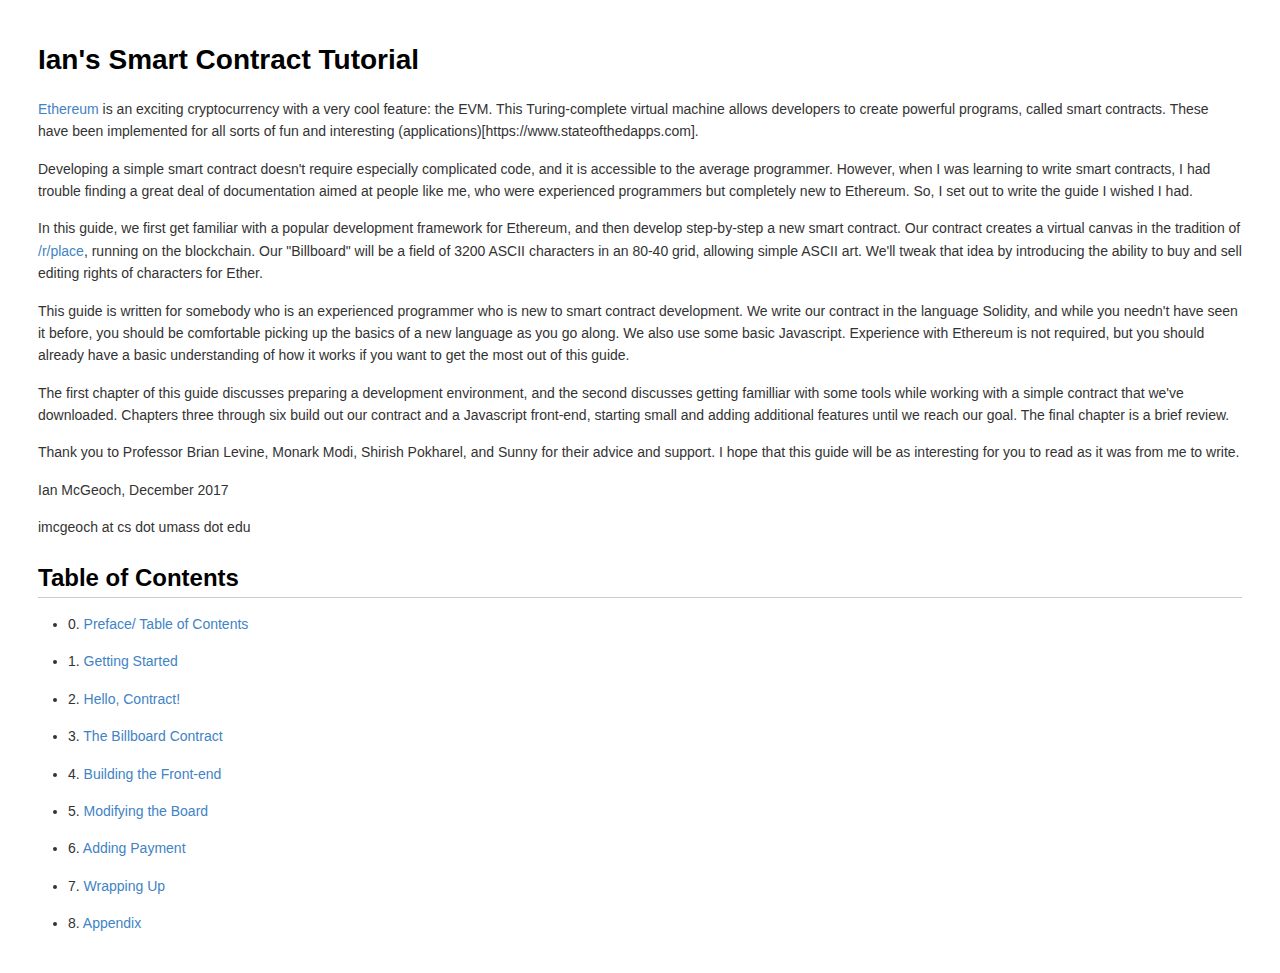
<file: index.html>
<!DOCTYPE HTML PUBLIC "-//W3C//DTD HTML 4.01 Transitional//EN">
<html>
<head>
<meta http-equiv="content-type" content="text/html; charset=utf-8">
<meta name="generator" content="ReText 7.0.0">
<title>0preface</title>
<link rel="stylesheet" href="styles/github.css">
</head>
<body>
<h1>Ian's Smart Contract Tutorial</h1>
<p><a href="https://www.ethereum.org">Ethereum</a> is an exciting cryptocurrency with a very cool feature: the EVM. This Turing-complete virtual machine allows developers to create powerful programs, called smart contracts. These have been implemented for all sorts of fun and interesting (applications)[https://www.stateofthedapps.com].  </p>
<p>Developing a simple smart contract doesn't require especially complicated code, and it is accessible to the average programmer. However, when I was learning to write smart contracts, I had trouble finding a great deal of documentation aimed at people like me, who were experienced programmers but completely new to Ethereum. So, I set out to write the guide I wished I had. </p>
<p>In this guide, we first get familiar with a popular development framework for Ethereum, and then develop step-by-step a new smart contract. Our contract creates a virtual canvas in the tradition of <a href="https://en.wikipedia.org/wiki/Place_(Reddit)">/r/place</a>, running on the blockchain. Our "Billboard" will be a field of 3200 ASCII characters in an 80-40 grid, allowing simple ASCII art. We'll tweak that idea by introducing the ability to buy and sell editing rights of characters for Ether.</p>
<p>This guide is written for somebody who is an experienced programmer who is new to smart contract development. We write our contract in the language Solidity, and while you needn't have seen it before, you should be comfortable picking up the basics of a new language as you go along. We also use some basic Javascript. Experience with Ethereum is not required, but you should already have a basic understanding of how it works if you want to get the most out of this guide.  </p>
<p>The first chapter of this guide discusses preparing a development environment, and the second discusses getting familliar with some tools while working with a simple contract that we've downloaded. Chapters three through six build out our contract and a Javascript front-end, starting small and adding additional features until we reach our goal. The final chapter is a brief review. </p>
<p>Thank you to Professor Brian Levine, Monark Modi, Shirish Pokharel, and Sunny for their advice and support. I hope that this guide will be as interesting for you to read as it was from me to write.</p>
<p>Ian McGeoch, December 2017</p>
<p>imcgeoch at cs dot umass dot edu</p>
<h2>Table of Contents</h2>
<ul>
<li>0. <a href="index.html">Preface/ Table of Contents</a></li>
<li>1. <a href="chap1.html">Getting Started</a></li>
<li>2. <a href="chap2.html">Hello, Contract!</a></li>
<li>3. <a href="chap3.html">The Billboard Contract</a></li>
<li>4. <a href="chap4.html">Building the Front-end</a></li>
<li>5. <a href="chap5.html">Modifying the Board</a></li>
<li>6. <a href="chap6.html">Adding Payment</a></li>
<li>7. <a href="chap7.html">Wrapping Up</a></li>
<li>8. <a href="appendix.html">Appendix</a></li>
</ul>
</body>
</html>
</file>
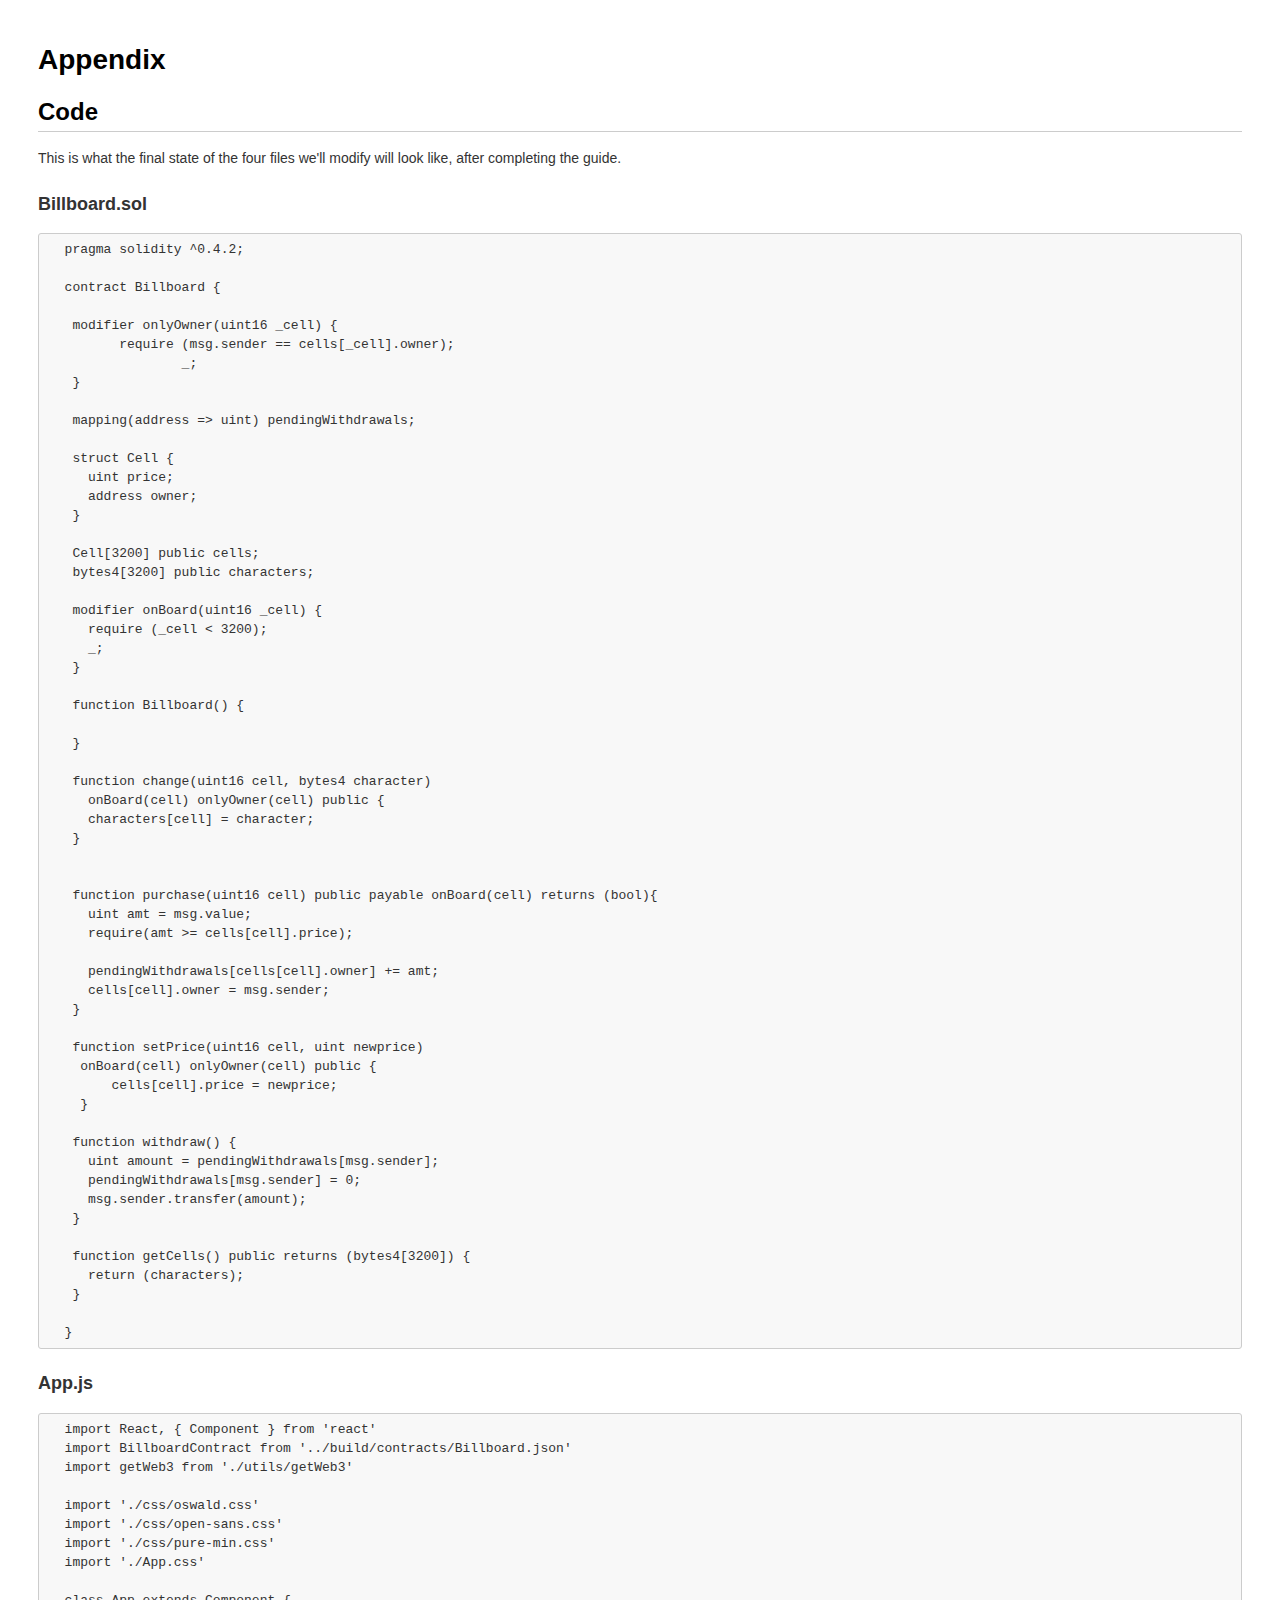
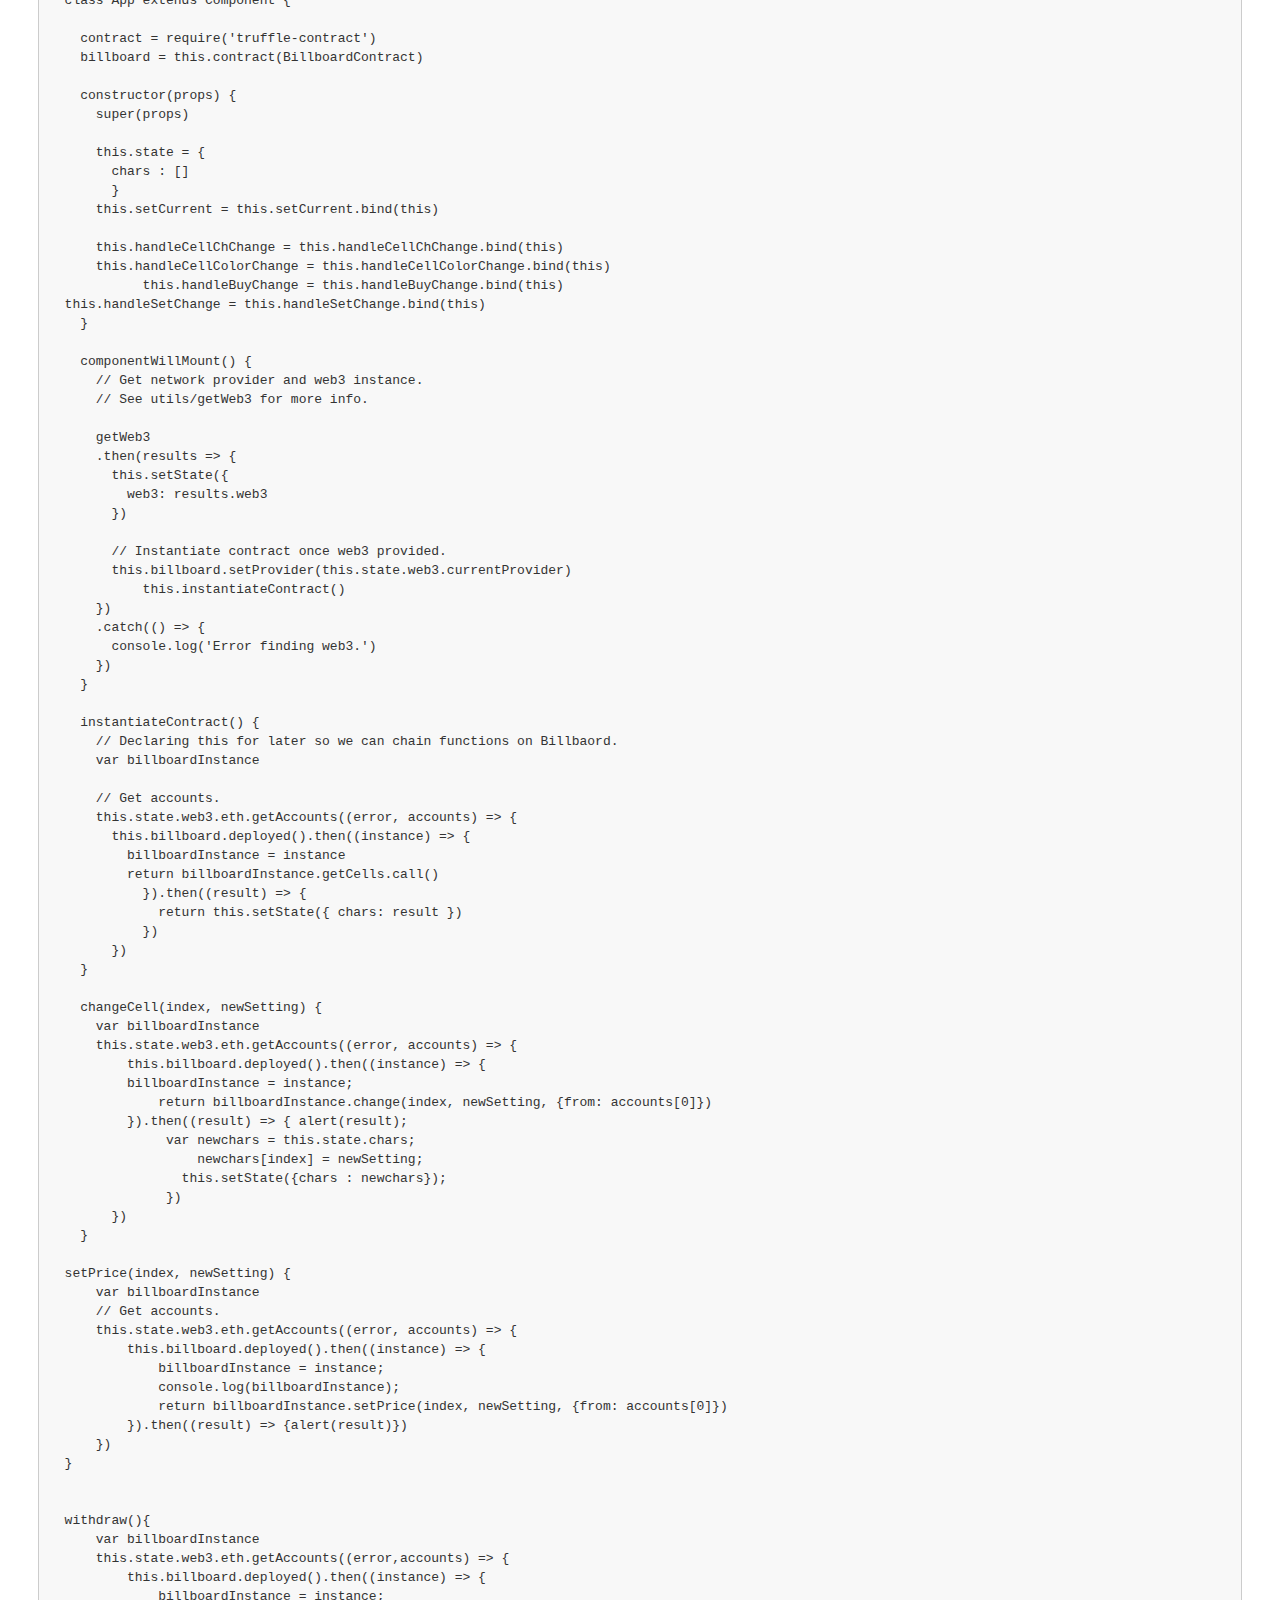
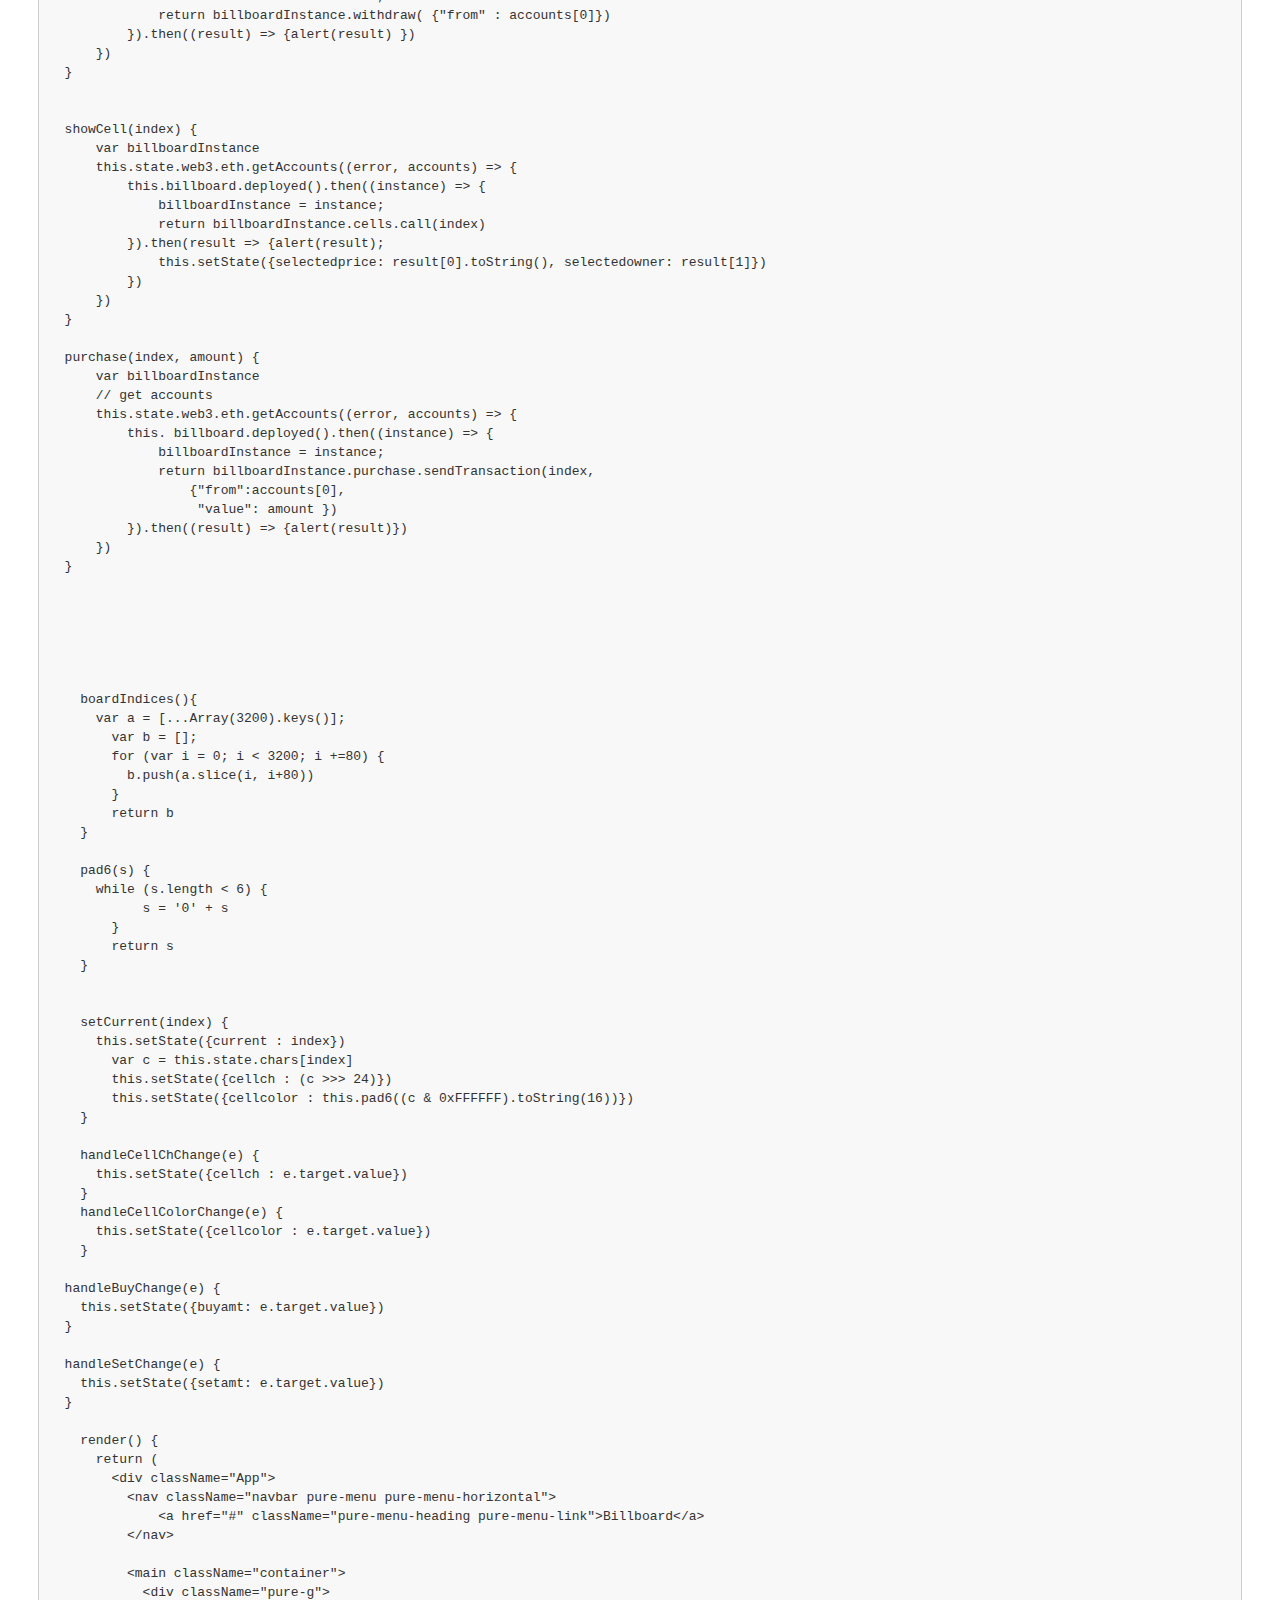
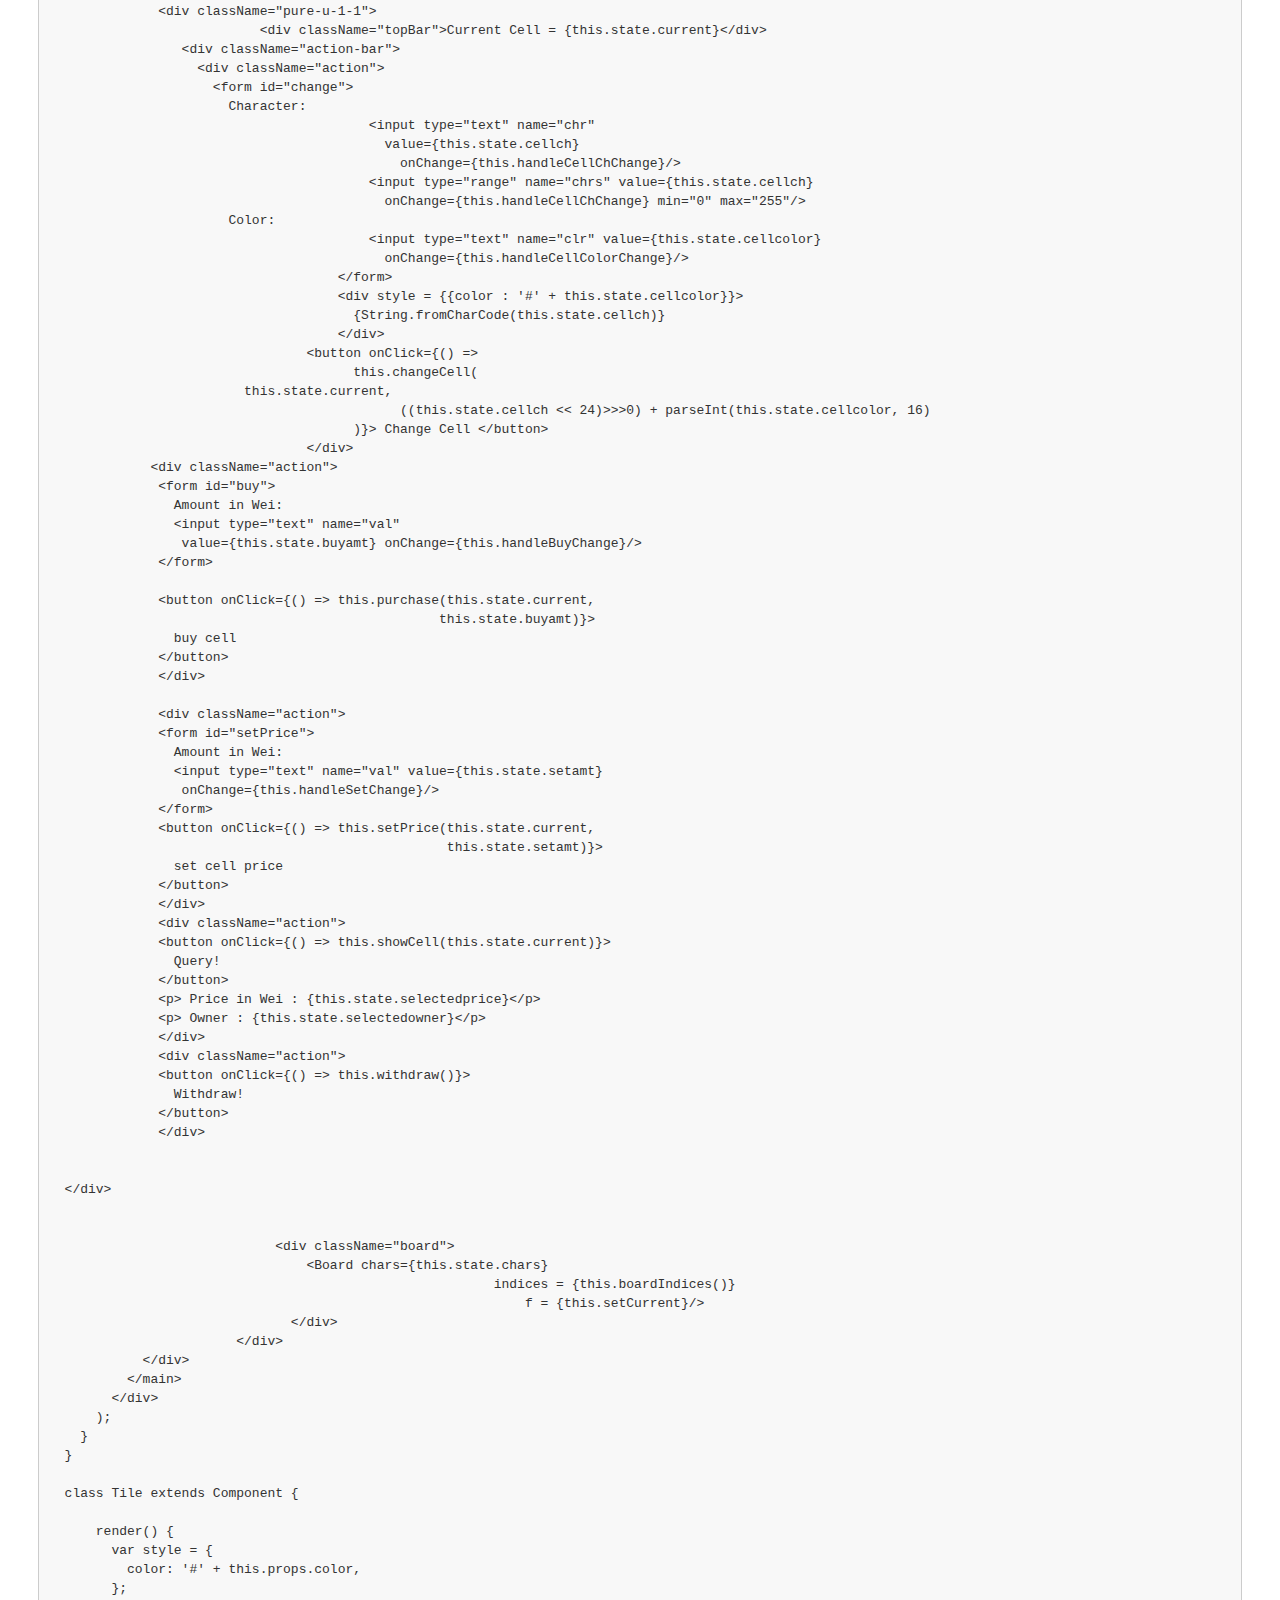
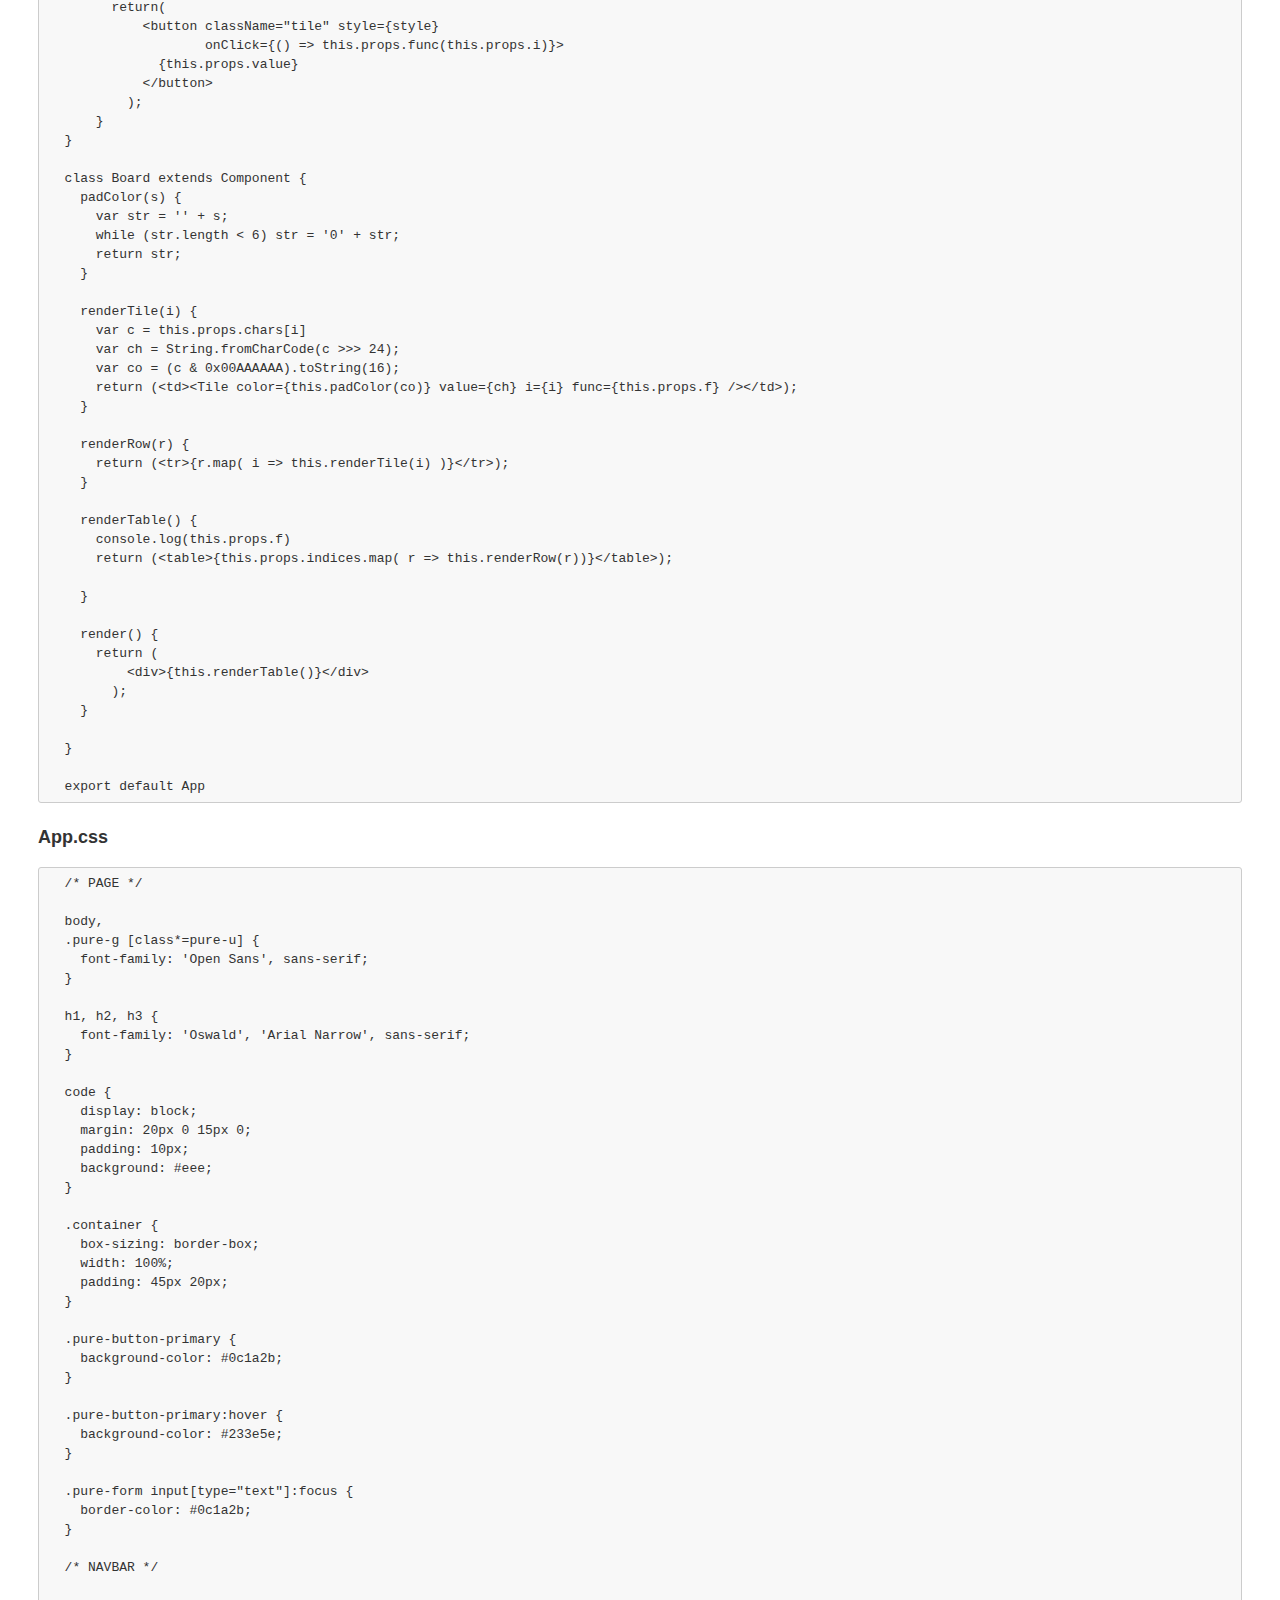
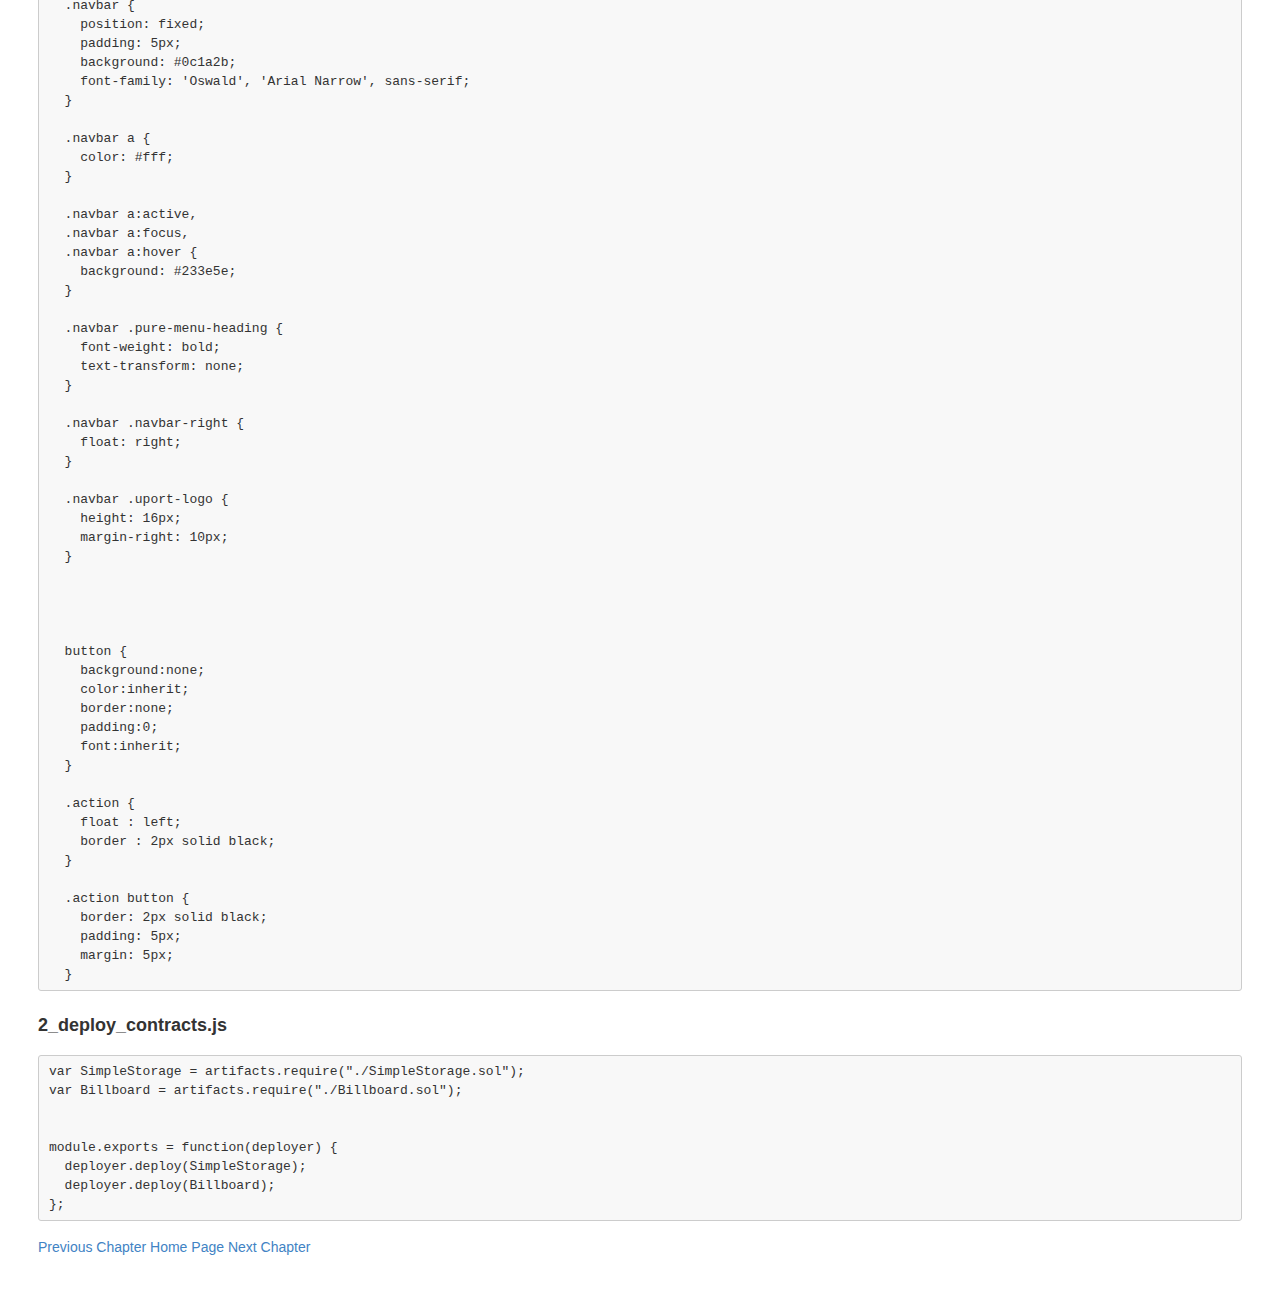
<file: appendix.html>
<!DOCTYPE HTML PUBLIC "-//W3C//DTD HTML 4.01 Transitional//EN">
<html>
<head>
<meta http-equiv="content-type" content="text/html; charset=utf-8">
<meta name="generator" content="ReText 7.0.0">
<title>8appendix</title>
<link rel="stylesheet" href="styles/github.css">
</head>
<body>
<h1>Appendix</h1>
<h2>Code</h2>
<p>This is what the final state of the four files we'll modify will look like, after completing the guide.</p>
<h3>Billboard.sol</h3>
<pre><code>  pragma solidity ^0.4.2;

  contract Billboard {

   modifier onlyOwner(uint16 _cell) {
         require (msg.sender == cells[_cell].owner);
                 _;
   }

   mapping(address =&gt; uint) pendingWithdrawals;

   struct Cell {
     uint price;
     address owner;
   }

   Cell[3200] public cells;
   bytes4[3200] public characters;

   modifier onBoard(uint16 _cell) {
     require (_cell &lt; 3200);
     _;
   }

   function Billboard() {

   }

   function change(uint16 cell, bytes4 character)
     onBoard(cell) onlyOwner(cell) public {
     characters[cell] = character;
   }


   function purchase(uint16 cell) public payable onBoard(cell) returns (bool){
     uint amt = msg.value;
     require(amt &gt;= cells[cell].price);

     pendingWithdrawals[cells[cell].owner] += amt;
     cells[cell].owner = msg.sender;
   }

   function setPrice(uint16 cell, uint newprice) 
    onBoard(cell) onlyOwner(cell) public {
        cells[cell].price = newprice;
    }

   function withdraw() {
     uint amount = pendingWithdrawals[msg.sender];
     pendingWithdrawals[msg.sender] = 0;
     msg.sender.transfer(amount);
   }

   function getCells() public returns (bytes4[3200]) {
     return (characters);   
   }

  }
</code></pre>
<h3>App.js</h3>
<pre><code>  import React, { Component } from 'react'
  import BillboardContract from '../build/contracts/Billboard.json'
  import getWeb3 from './utils/getWeb3'

  import './css/oswald.css'
  import './css/open-sans.css'
  import './css/pure-min.css'
  import './App.css'

  class App extends Component {

    contract = require('truffle-contract')
    billboard = this.contract(BillboardContract)

    constructor(props) {
      super(props)

      this.state = {
        chars : []
        }
      this.setCurrent = this.setCurrent.bind(this)

      this.handleCellChChange = this.handleCellChChange.bind(this)
      this.handleCellColorChange = this.handleCellColorChange.bind(this)
            this.handleBuyChange = this.handleBuyChange.bind(this)
  this.handleSetChange = this.handleSetChange.bind(this)
    }

    componentWillMount() {
      // Get network provider and web3 instance.
      // See utils/getWeb3 for more info.

      getWeb3
      .then(results =&gt; {
        this.setState({
          web3: results.web3
        })

        // Instantiate contract once web3 provided.
        this.billboard.setProvider(this.state.web3.currentProvider)
            this.instantiateContract()
      })
      .catch(() =&gt; {
        console.log('Error finding web3.')
      })
    }

    instantiateContract() {
      // Declaring this for later so we can chain functions on Billbaord.
      var billboardInstance

      // Get accounts.
      this.state.web3.eth.getAccounts((error, accounts) =&gt; {
        this.billboard.deployed().then((instance) =&gt; {
          billboardInstance = instance
          return billboardInstance.getCells.call()
            }).then((result) =&gt; {
              return this.setState({ chars: result })
            })
        })
    }

    changeCell(index, newSetting) {
      var billboardInstance
      this.state.web3.eth.getAccounts((error, accounts) =&gt; {
          this.billboard.deployed().then((instance) =&gt; {
          billboardInstance = instance;
              return billboardInstance.change(index, newSetting, {from: accounts[0]})
          }).then((result) =&gt; { alert(result);
               var newchars = this.state.chars;
                   newchars[index] = newSetting;
                 this.setState({chars : newchars});
               })
        })
    }

  setPrice(index, newSetting) {
      var billboardInstance
      // Get accounts.
      this.state.web3.eth.getAccounts((error, accounts) =&gt; {
          this.billboard.deployed().then((instance) =&gt; {
              billboardInstance = instance;
              console.log(billboardInstance);
              return billboardInstance.setPrice(index, newSetting, {from: accounts[0]})
          }).then((result) =&gt; {alert(result)})
      })
  }


  withdraw(){
      var billboardInstance
      this.state.web3.eth.getAccounts((error,accounts) =&gt; {
          this.billboard.deployed().then((instance) =&gt; {
              billboardInstance = instance;
              return billboardInstance.withdraw( {"from" : accounts[0]})
          }).then((result) =&gt; {alert(result) })
      })
  }


  showCell(index) {
      var billboardInstance
      this.state.web3.eth.getAccounts((error, accounts) =&gt; {
          this.billboard.deployed().then((instance) =&gt; {
              billboardInstance = instance;
              return billboardInstance.cells.call(index)
          }).then(result =&gt; {alert(result);
              this.setState({selectedprice: result[0].toString(), selectedowner: result[1]})
          })
      })
  }

  purchase(index, amount) {
      var billboardInstance
      // get accounts
      this.state.web3.eth.getAccounts((error, accounts) =&gt; {
          this. billboard.deployed().then((instance) =&gt; {
              billboardInstance = instance;
              return billboardInstance.purchase.sendTransaction(index,
                  {"from":accounts[0],
                   "value": amount })
          }).then((result) =&gt; {alert(result)})
      })
  }






    boardIndices(){
      var a = [...Array(3200).keys()];
        var b = [];
        for (var i = 0; i &lt; 3200; i +=80) {
          b.push(a.slice(i, i+80))
        }
        return b
    }

    pad6(s) {
      while (s.length &lt; 6) {
            s = '0' + s
        }
        return s
    }


    setCurrent(index) {
      this.setState({current : index})
        var c = this.state.chars[index]
        this.setState({cellch : (c &gt;&gt;&gt; 24)})
        this.setState({cellcolor : this.pad6((c &amp; 0xFFFFFF).toString(16))})
    }

    handleCellChChange(e) {
      this.setState({cellch : e.target.value})
    }
    handleCellColorChange(e) {
      this.setState({cellcolor : e.target.value})
    }

  handleBuyChange(e) {
    this.setState({buyamt: e.target.value})
  }

  handleSetChange(e) {
    this.setState({setamt: e.target.value})
  }

    render() {
      return (
        &lt;div className="App"&gt;
          &lt;nav className="navbar pure-menu pure-menu-horizontal"&gt;
              &lt;a href="#" className="pure-menu-heading pure-menu-link"&gt;Billboard&lt;/a&gt;
          &lt;/nav&gt;

          &lt;main className="container"&gt;
            &lt;div className="pure-g"&gt;
              &lt;div className="pure-u-1-1"&gt;
                           &lt;div className="topBar"&gt;Current Cell = {this.state.current}&lt;/div&gt;
                 &lt;div className="action-bar"&gt;
                   &lt;div className="action"&gt;
                     &lt;form id="change"&gt;
                       Character:
                                         &lt;input type="text" name="chr" 
                                           value={this.state.cellch}
                                             onChange={this.handleCellChChange}/&gt;
                                         &lt;input type="range" name="chrs" value={this.state.cellch}
                                           onChange={this.handleCellChChange} min="0" max="255"/&gt;
                       Color: 
                                         &lt;input type="text" name="clr" value={this.state.cellcolor}
                                           onChange={this.handleCellColorChange}/&gt;
                                     &lt;/form&gt;
                                     &lt;div style = {{color : '#' + this.state.cellcolor}}&gt; 
                                       {String.fromCharCode(this.state.cellch)}
                                     &lt;/div&gt;
                                 &lt;button onClick={() =&gt;
                                       this.changeCell(
                         this.state.current,
                                             ((this.state.cellch &lt;&lt; 24)&gt;&gt;&gt;0) + parseInt(this.state.cellcolor, 16)
                                       )}&gt; Change Cell &lt;/button&gt;
                                 &lt;/div&gt;
             &lt;div className="action"&gt;
              &lt;form id="buy"&gt;
                Amount in Wei:
                &lt;input type="text" name="val"
                 value={this.state.buyamt} onChange={this.handleBuyChange}/&gt;
              &lt;/form&gt;

              &lt;button onClick={() =&gt; this.purchase(this.state.current,
                                                  this.state.buyamt)}&gt;
                buy cell
              &lt;/button&gt;
              &lt;/div&gt;

              &lt;div className="action"&gt;
              &lt;form id="setPrice"&gt;
                Amount in Wei:
                &lt;input type="text" name="val" value={this.state.setamt}
                 onChange={this.handleSetChange}/&gt;
              &lt;/form&gt;
              &lt;button onClick={() =&gt; this.setPrice(this.state.current,
                                                   this.state.setamt)}&gt;
                set cell price
              &lt;/button&gt;
              &lt;/div&gt;
              &lt;div className="action"&gt;
              &lt;button onClick={() =&gt; this.showCell(this.state.current)}&gt;
                Query!
              &lt;/button&gt;
              &lt;p&gt; Price in Wei : {this.state.selectedprice}&lt;/p&gt;
              &lt;p&gt; Owner : {this.state.selectedowner}&lt;/p&gt;
              &lt;/div&gt;
              &lt;div className="action"&gt;
              &lt;button onClick={() =&gt; this.withdraw()}&gt;
                Withdraw!
              &lt;/button&gt;
              &lt;/div&gt;


  &lt;/div&gt;


                             &lt;div className="board"&gt;
                                 &lt;Board chars={this.state.chars}
                                                         indices = {this.boardIndices()}
                                                             f = {this.setCurrent}/&gt;
                               &lt;/div&gt;
                        &lt;/div&gt;
            &lt;/div&gt;
          &lt;/main&gt;
        &lt;/div&gt;
      );
    }
  }

  class Tile extends Component {

      render() {
        var style = {
          color: '#' + this.props.color,
        };
        return(
            &lt;button className="tile" style={style}
                    onClick={() =&gt; this.props.func(this.props.i)}&gt;
              {this.props.value}
            &lt;/button&gt;
          );
      }
  }

  class Board extends Component {
    padColor(s) {
      var str = '' + s;
      while (str.length &lt; 6) str = '0' + str;
      return str;
    }

    renderTile(i) {
      var c = this.props.chars[i]
      var ch = String.fromCharCode(c &gt;&gt;&gt; 24);
      var co = (c &amp; 0x00AAAAAA).toString(16);
      return (&lt;td&gt;&lt;Tile color={this.padColor(co)} value={ch} i={i} func={this.props.f} /&gt;&lt;/td&gt;);
    }

    renderRow(r) {
      return (&lt;tr&gt;{r.map( i =&gt; this.renderTile(i) )}&lt;/tr&gt;);
    }

    renderTable() {
      console.log(this.props.f)
      return (&lt;table&gt;{this.props.indices.map( r =&gt; this.renderRow(r))}&lt;/table&gt;);

    }

    render() {
      return (
          &lt;div&gt;{this.renderTable()}&lt;/div&gt;
        );
    }

  }

  export default App
</code></pre>
<h3>App.css</h3>
<pre><code>  /* PAGE */

  body,
  .pure-g [class*=pure-u] {
    font-family: 'Open Sans', sans-serif;
  }

  h1, h2, h3 {
    font-family: 'Oswald', 'Arial Narrow', sans-serif;
  }

  code {
    display: block;
    margin: 20px 0 15px 0;
    padding: 10px;
    background: #eee;
  }

  .container {
    box-sizing: border-box;
    width: 100%;
    padding: 45px 20px;
  }

  .pure-button-primary {
    background-color: #0c1a2b;
  }

  .pure-button-primary:hover {
    background-color: #233e5e;
  }

  .pure-form input[type="text"]:focus {
    border-color: #0c1a2b;
  }

  /* NAVBAR */

  .navbar {
    position: fixed;
    padding: 5px;
    background: #0c1a2b;
    font-family: 'Oswald', 'Arial Narrow', sans-serif;
  }

  .navbar a {
    color: #fff;
  }

  .navbar a:active,
  .navbar a:focus,
  .navbar a:hover {
    background: #233e5e;
  }

  .navbar .pure-menu-heading {
    font-weight: bold;
    text-transform: none;
  }

  .navbar .navbar-right {
    float: right;
  }

  .navbar .uport-logo {
    height: 16px;
    margin-right: 10px;
  }




  button {
    background:none;
    color:inherit;
    border:none;
    padding:0;
    font:inherit;
  }

  .action {
    float : left;
    border : 2px solid black;
  }

  .action button {
    border: 2px solid black;
    padding: 5px;
    margin: 5px;
  }
</code></pre>
<h3>2_deploy_contracts.js</h3>
<pre><code>var SimpleStorage = artifacts.require("./SimpleStorage.sol");
var Billboard = artifacts.require("./Billboard.sol");


module.exports = function(deployer) {
  deployer.deploy(SimpleStorage);
  deployer.deploy(Billboard);
};
</code></pre>
<p><a href="chap7.html">Previous Chapter</a> <a href="index.html">Home Page</a> <a href="index.html">Next Chapter</a></p>
</body>
</html>
</file>
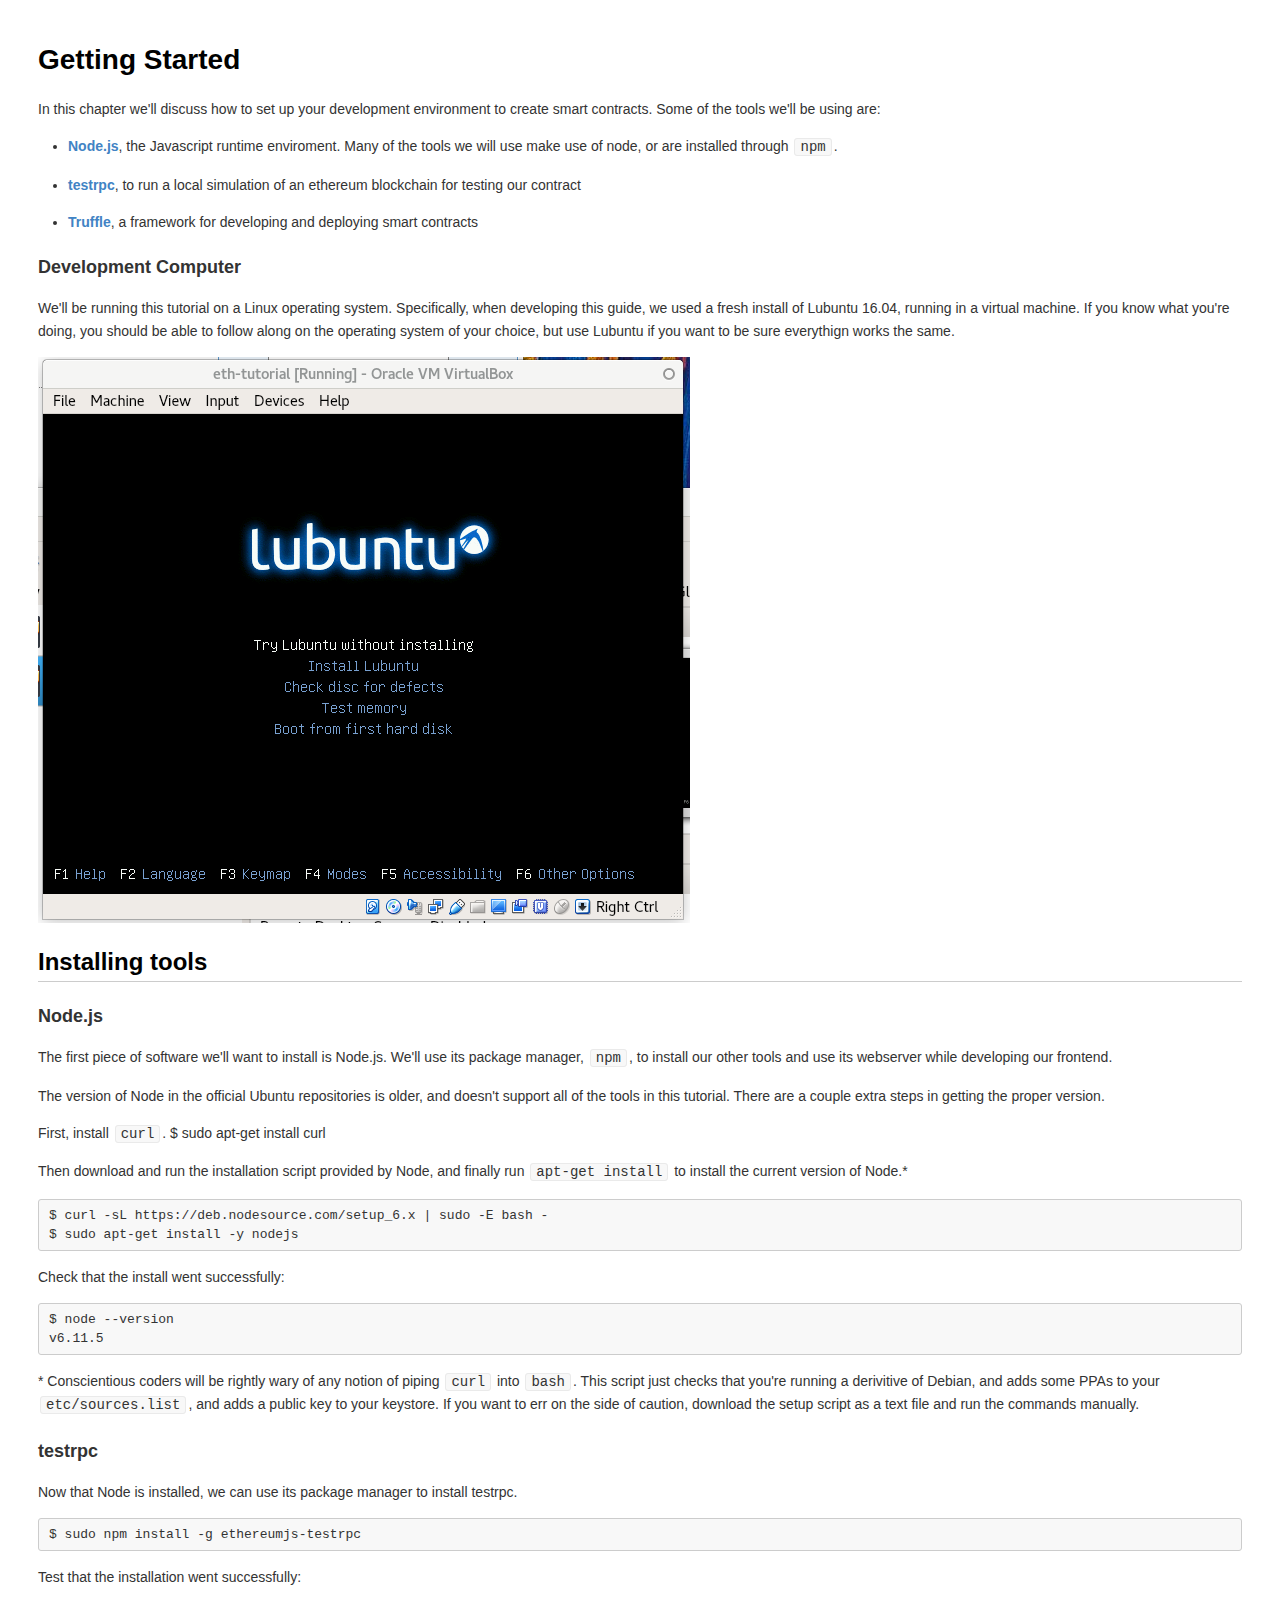
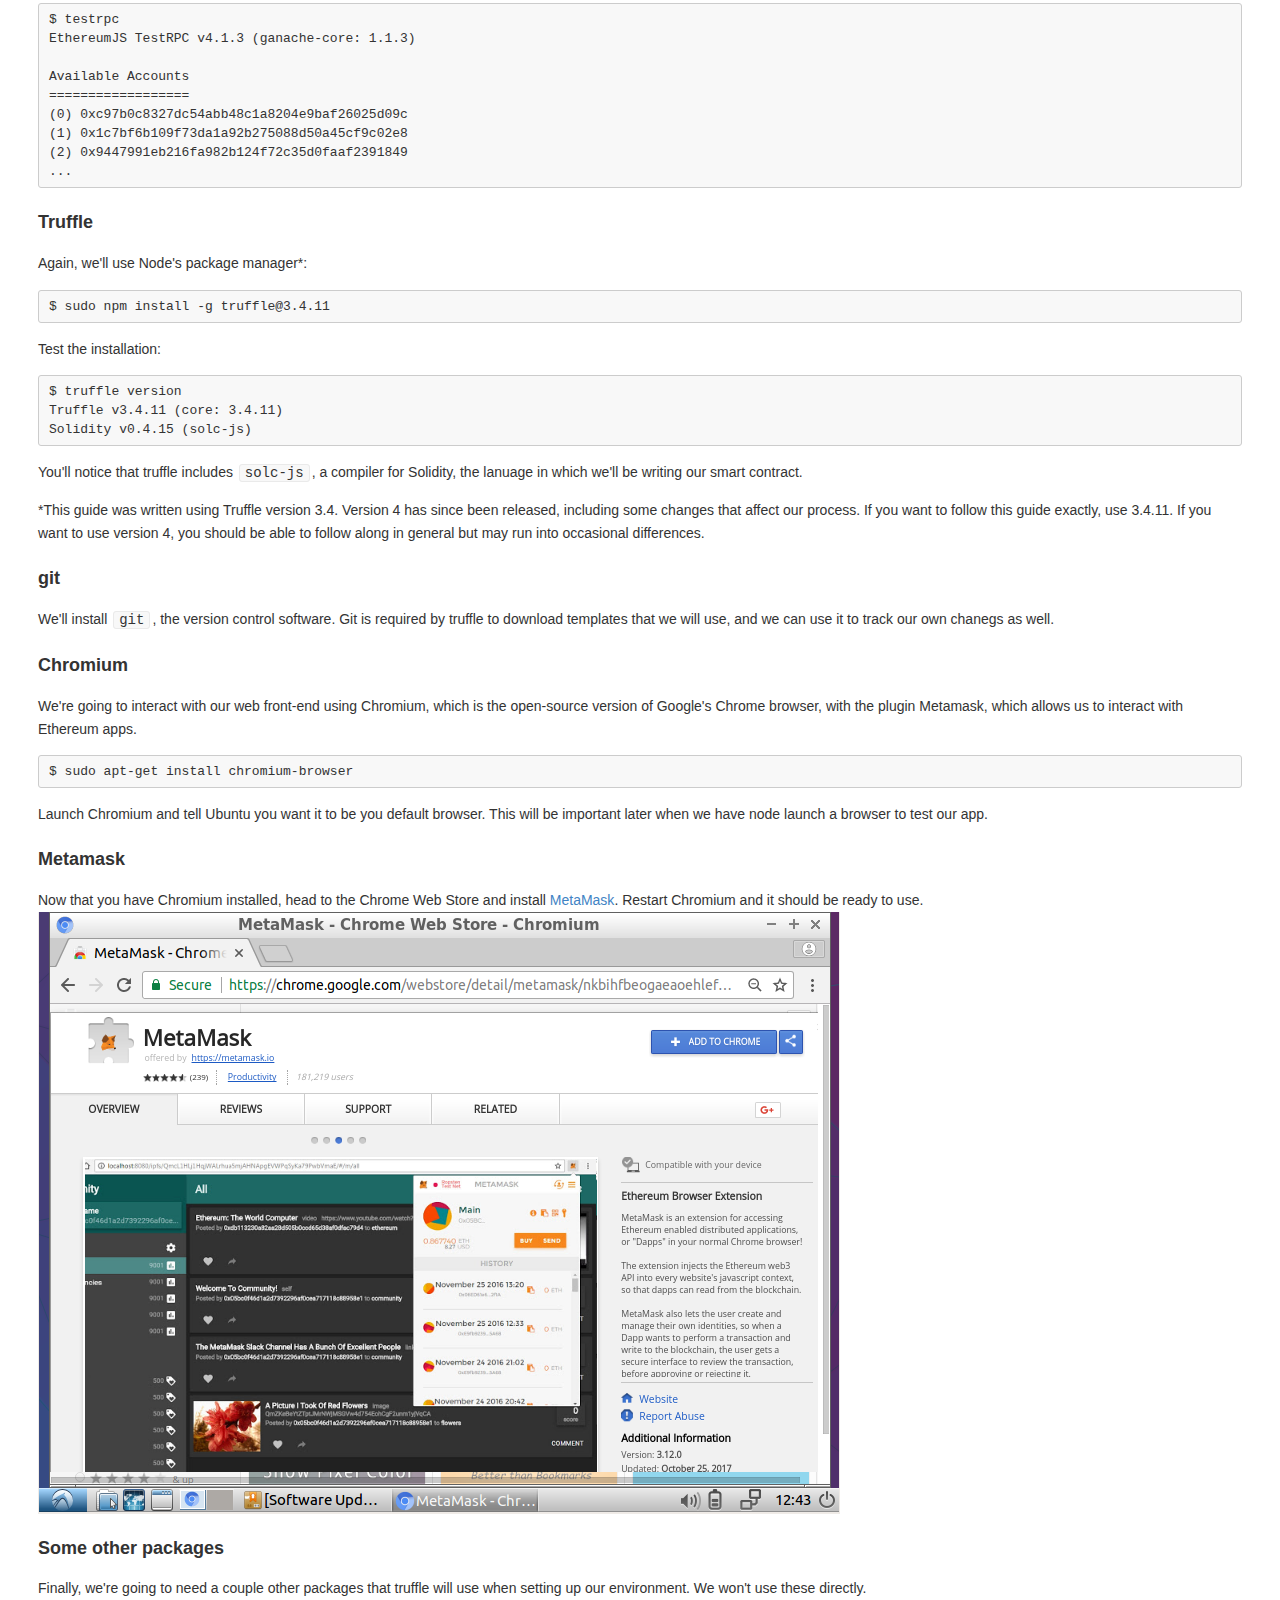
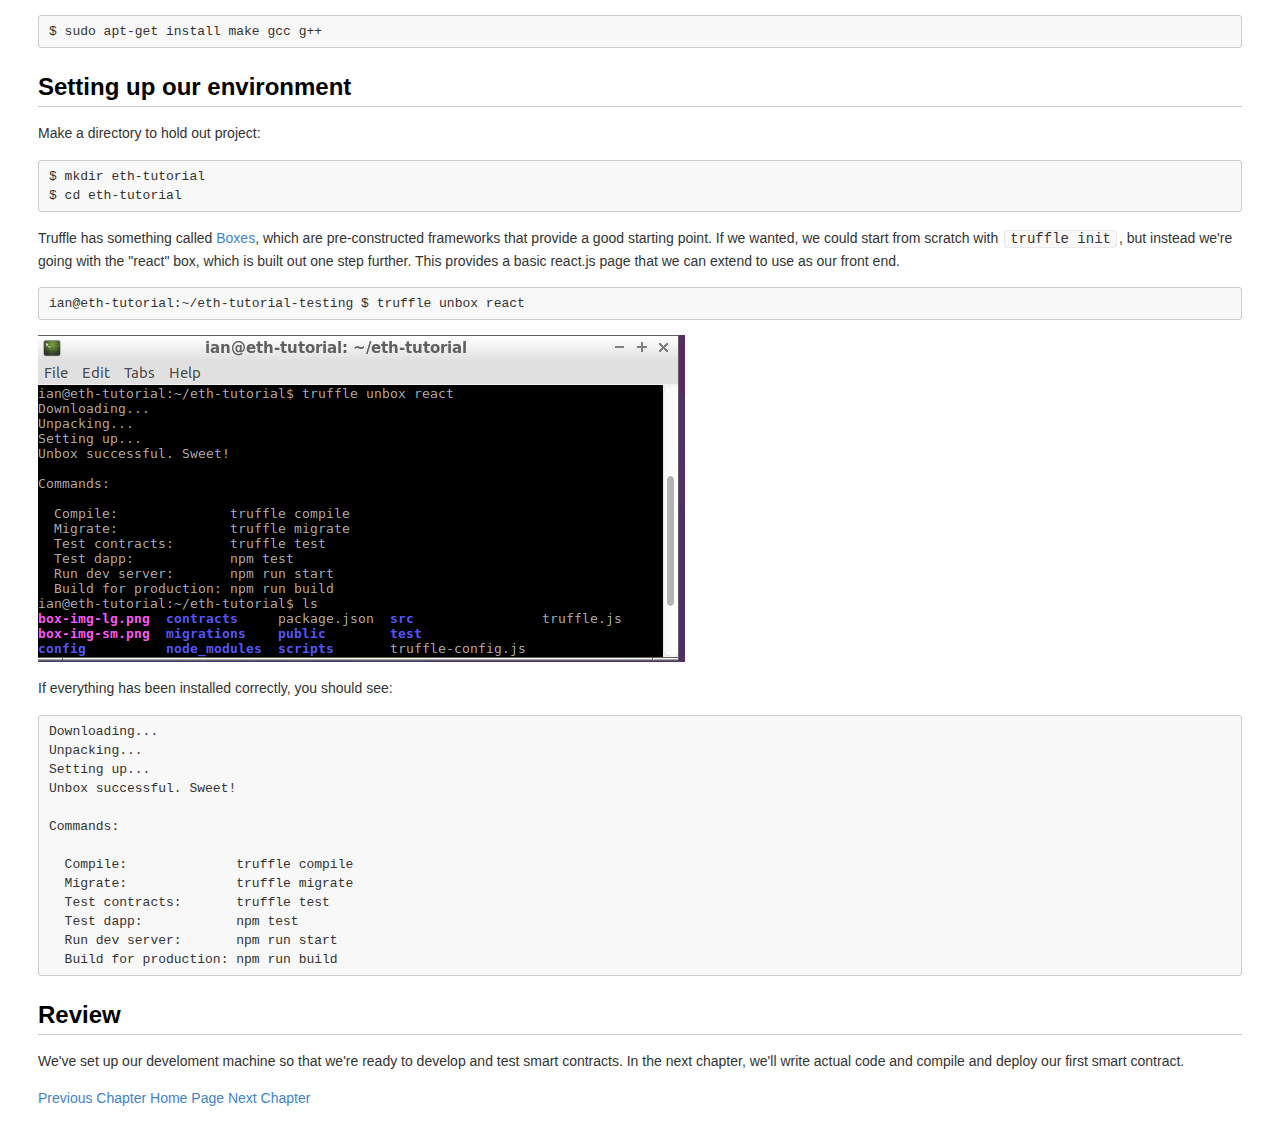
<file: chap1.html>
<!DOCTYPE HTML PUBLIC "-//W3C//DTD HTML 4.01 Transitional//EN">
<html>
<head>
<meta http-equiv="content-type" content="text/html; charset=utf-8">
<meta name="generator" content="ReText 7.0.0">
<title>Chapter 1: Getting Started</title>
<link rel="stylesheet" href="styles/github.css">

</head>
<body>
<h1>Getting Started</h1>
<p>In this  chapter we'll discuss how to set up your development environment to create smart contracts. Some of the tools we'll be using are:</p>
<ul>
<li><strong><a href="https://nodejs.org">Node.js</a></strong>, the Javascript runtime enviroment. Many of the tools we will use make use of node, or are installed through <code>npm</code>.</li>
<li><strong><a href="https://github.com/ethereumjs/testrpc">testrpc</a></strong>, to run a local simulation of an ethereum blockchain for testing our contract</li>
<li><strong><a href="http://truffleframework.com/">Truffle</a></strong>, a framework for developing and deploying smart contracts</li>
</ul>
<h3>Development Computer</h3>
<p>We'll be running this tutorial on a Linux operating system. Specifically, when developing this guide, we used a fresh install of Lubuntu 16.04, running in a virtual machine. If 
you know what you're doing, you should be able to follow along on the operating system of your choice, but use Lubuntu if you want to be sure everythign works the same. </p>
<p><img alt="Installing Ubuntu" src="images/chap1/installubuntu.png"></p>
<h2>Installing tools</h2>
<h3>Node.js</h3>
<p>The first piece of software we'll want to install is Node.js. We'll use its package manager, <code>npm</code>, to install our other tools and use its webserver while developing our frontend.</p>
<p>The version of Node in the official Ubuntu repositories is older, and doesn't support all of the tools in this tutorial. There are a couple extra steps in getting the proper version.</p>
<p>First, install <code>curl</code>.
    $ sudo apt-get install curl</p>
<p>Then download and run the installation script provided by Node, and finally run <code>apt-get install</code> to install the current version of Node.*</p>
<pre><code>$ curl -sL https://deb.nodesource.com/setup_6.x | sudo -E bash -
$ sudo apt-get install -y nodejs
</code></pre>
<p>Check that the install went successfully:</p>
<pre><code>$ node --version
v6.11.5
</code></pre>
<p>* Conscientious coders will be rightly wary of any notion of piping <code>curl</code> into <code>bash</code>. This script just checks that you're running a derivitive of Debian, and adds some PPAs to your <code>etc/sources.list</code>, and adds a public key to your keystore. If you want to err on the side of caution, download the setup script as a text file and run the commands manually. </p>
<h3>testrpc</h3>
<p>Now that Node is installed, we can use its package manager to install testrpc. </p>
<pre><code>$ sudo npm install -g ethereumjs-testrpc
</code></pre>
<p>Test that the installation went successfully:</p>
<pre><code>$ testrpc
EthereumJS TestRPC v4.1.3 (ganache-core: 1.1.3)

Available Accounts
==================
(0) 0xc97b0c8327dc54abb48c1a8204e9baf26025d09c
(1) 0x1c7bf6b109f73da1a92b275088d50a45cf9c02e8
(2) 0x9447991eb216fa982b124f72c35d0faaf2391849
...
</code></pre>
<h3>Truffle</h3>
<p>Again, we'll use Node's package manager*:</p>
<pre><code>$ sudo npm install -g truffle@3.4.11
</code></pre>
<p>Test the installation:</p>
<pre><code>$ truffle version
Truffle v3.4.11 (core: 3.4.11)
Solidity v0.4.15 (solc-js)
</code></pre>
<p>You'll notice that truffle includes <code>solc-js</code>, a compiler for Solidity, the lanuage in which we'll be writing our smart contract.</p>
<p>*This guide was written using Truffle version 3.4. Version 4 has since been released, including some changes that affect our process. If you want to follow this guide exactly, use 3.4.11. If you want to use version 4, you should be able to follow along in general but may run into occasional differences. </p>
<h3>git</h3>
<p>We'll install <code>git</code>, the version control software. Git is required by truffle to download templates that we will use, and we can use it to track our own chanegs as well.</p>
<h3>Chromium</h3>
<p>We're going to interact with our web front-end using Chromium, which is the open-source version of Google's Chrome browser, with the plugin Metamask, which allows us to interact with Ethereum apps.</p>
<pre><code>$ sudo apt-get install chromium-browser
</code></pre>
<p>Launch Chromium and tell Ubuntu you want it to be you default browser. This will be important later when we have node launch a browser to test our app. </p>
<h3>Metamask</h3>
<p>Now that you have Chromium installed, head to the Chrome Web Store and install <a href="https://chrome.google.com/webstore/detail/metamask/nkbihfbeogaeaoehlefnkodbefgpgknn">MetaMask</a>. Restart Chromium and it should be ready to use. 
<img alt="MetaMask" src="images/chap1/metamask.png"></p>
<h3>Some other packages</h3>
<p>Finally, we're going to need a couple other packages that truffle will use when setting up our environment. We won't use these directly.</p>
<pre><code>$ sudo apt-get install make gcc g++
</code></pre>
<h2>Setting up our environment</h2>
<p>Make a directory to hold out project:</p>
<pre><code>$ mkdir eth-tutorial
$ cd eth-tutorial
</code></pre>
<p>Truffle has something called <a href="http://truffleframework.com/boxes/">Boxes</a>, which are pre-constructed frameworks that provide a good starting point. If we wanted, we could start from scratch with <code>truffle init</code>, but instead we're going with the "react" box, which is built out one step further. This provides a basic react.js page that we can extend to use as our front end. </p>
<pre><code>ian@eth-tutorial:~/eth-tutorial-testing $ truffle unbox react
</code></pre>
<p><img alt="Truffle Unbox" src="images/chap1/truffleunbox.png"></p>
<p>If everything has been installed correctly, you should see:</p>
<pre><code>Downloading...
Unpacking...
Setting up...
Unbox successful. Sweet!

Commands:

  Compile:              truffle compile
  Migrate:              truffle migrate
  Test contracts:       truffle test
  Test dapp:            npm test
  Run dev server:       npm run start
  Build for production: npm run build
</code></pre>
<h2>Review</h2>
<p>We've set up our develoment machine so that we're ready to develop and test smart contracts. In the next chapter, we'll write actual code and compile and deploy our first smart contract. </p>
<p><a href="index.html">Previous Chapter</a> <a href="index.html">Home Page</a> <a href="chap2.html">Next Chapter</a></p>
</body>
</html>
</file>
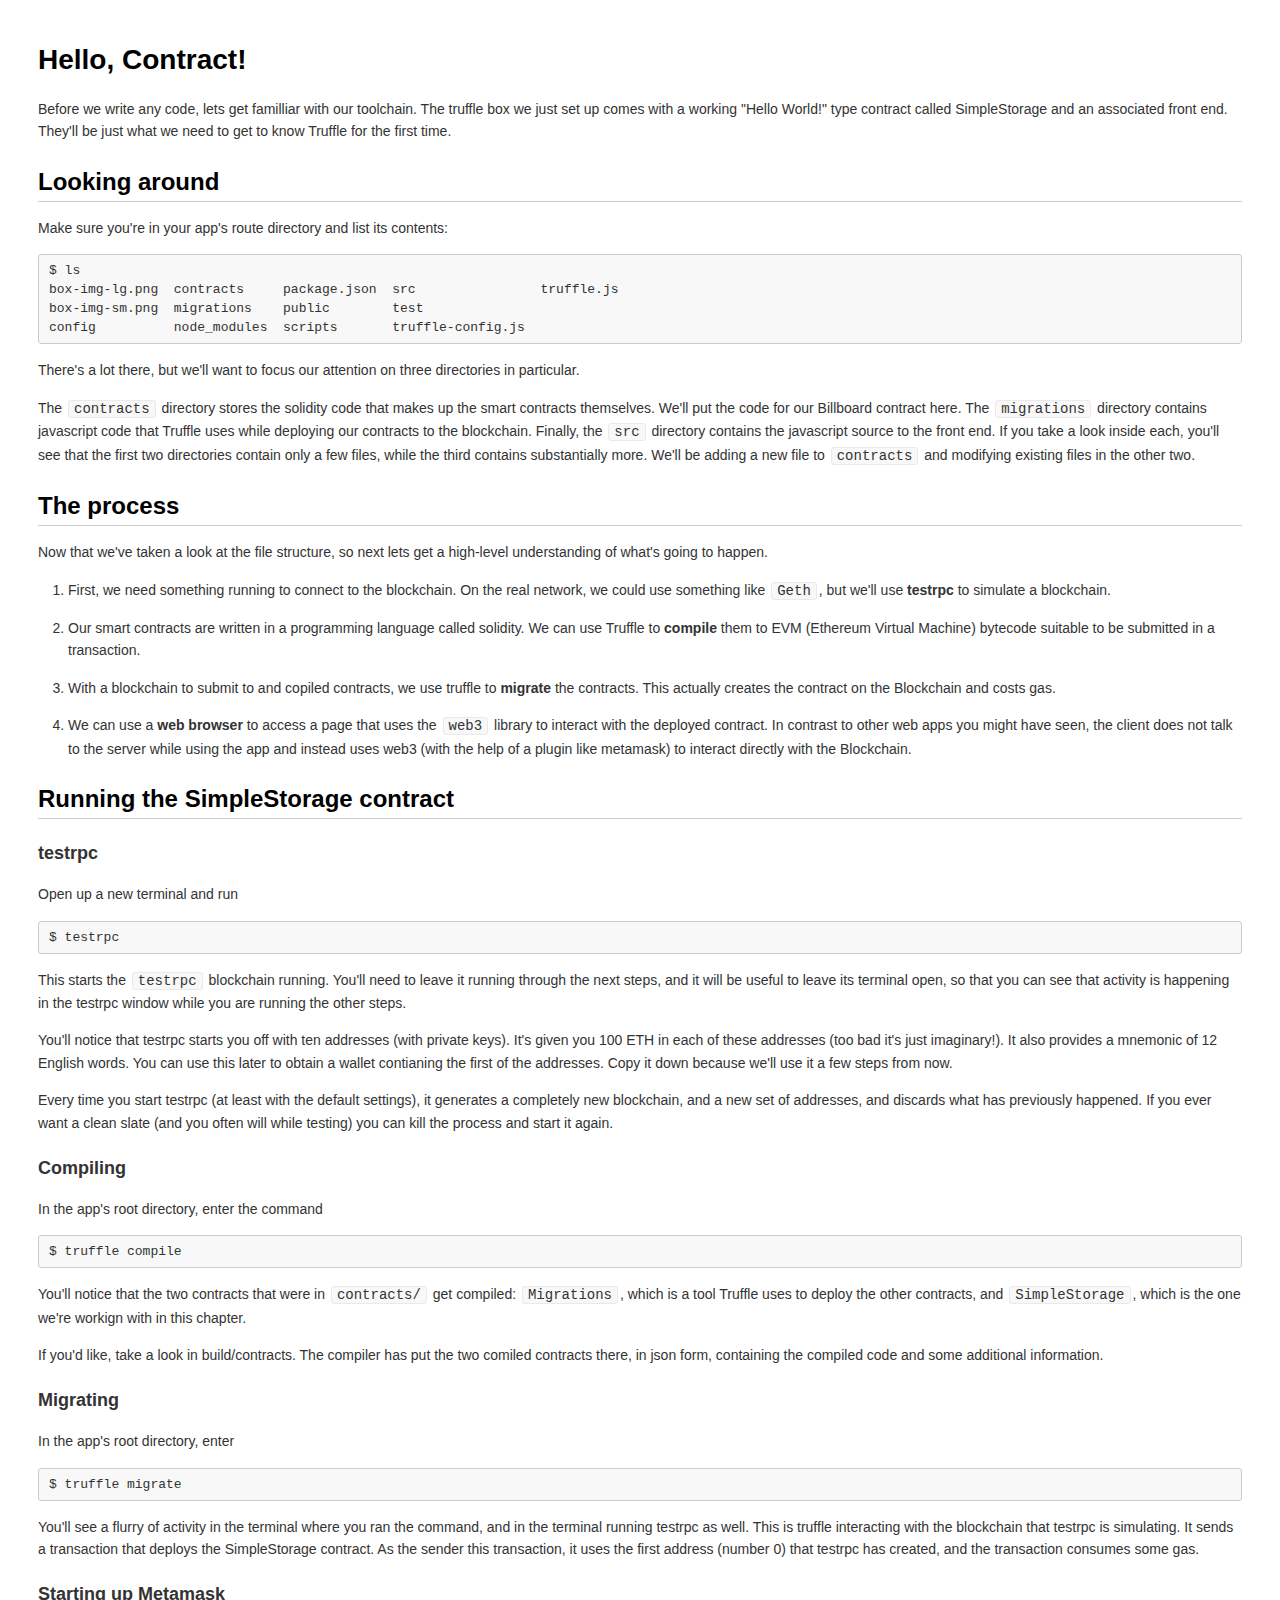
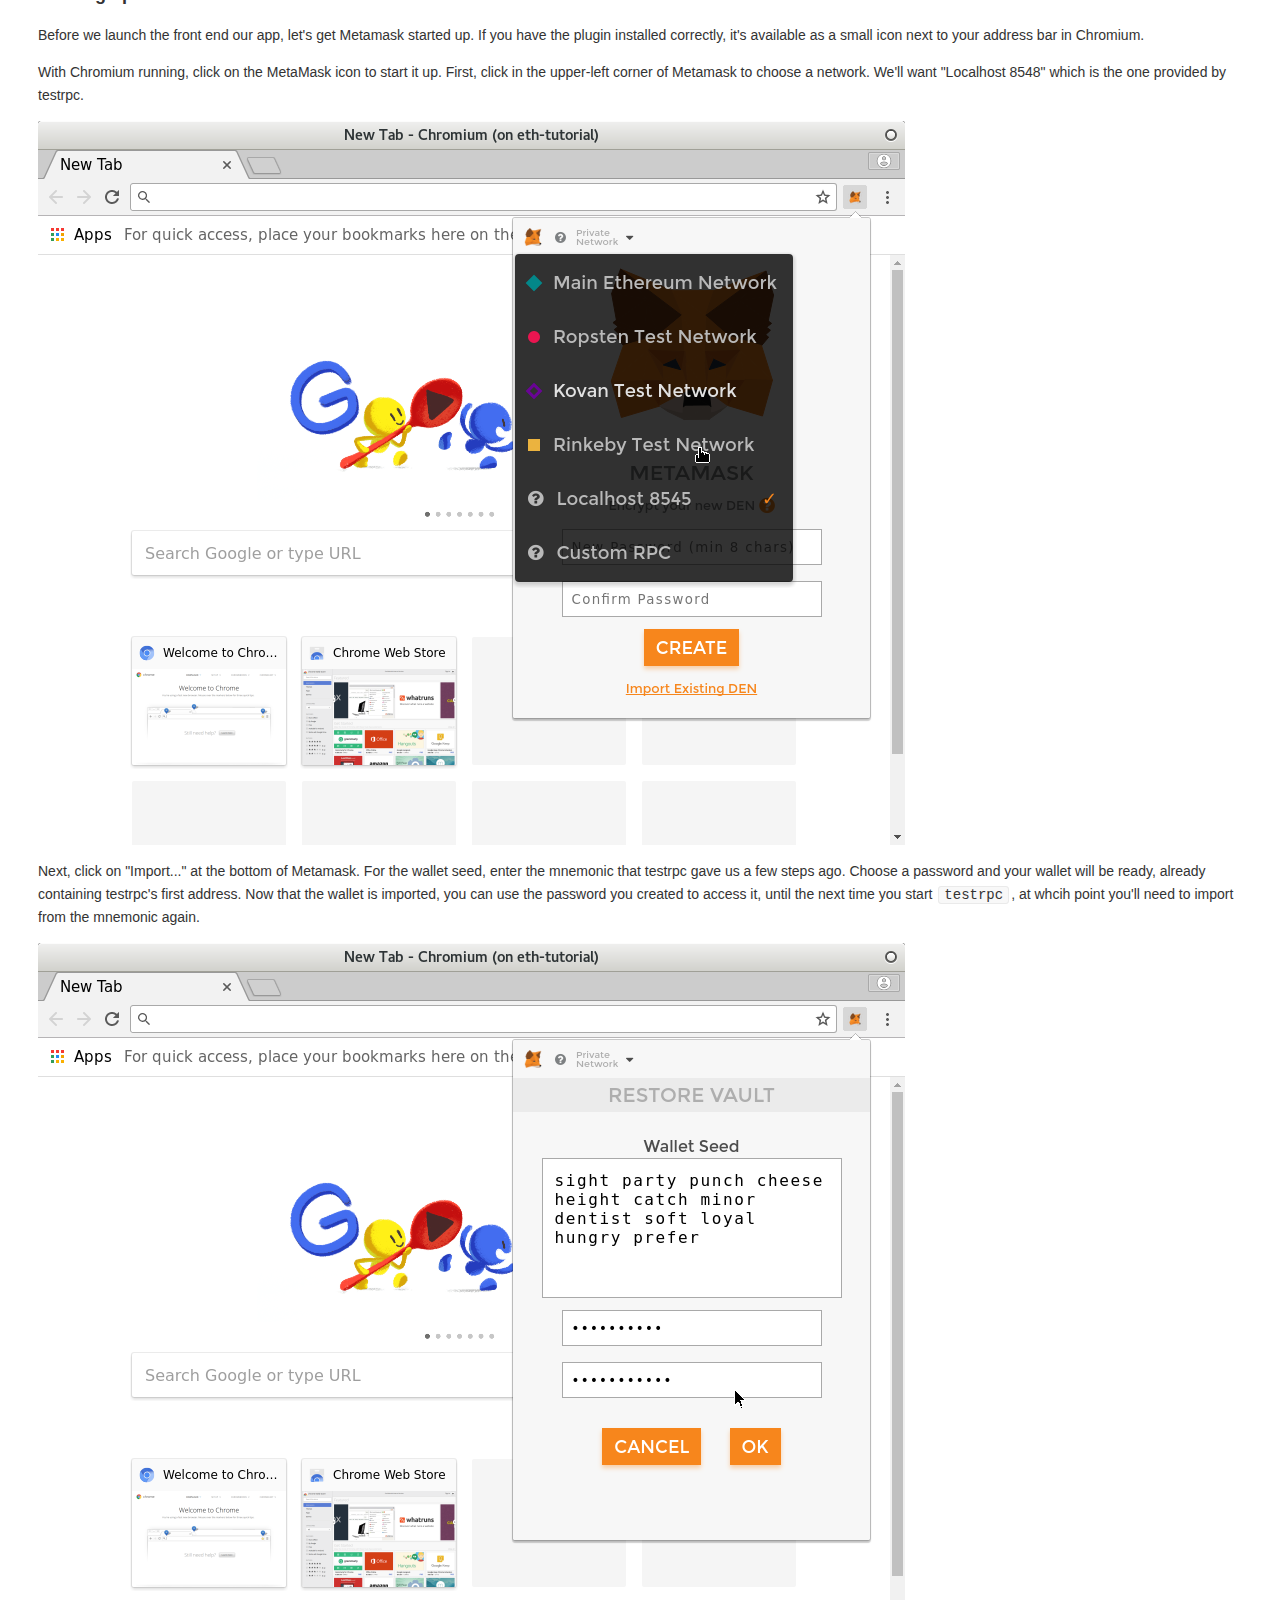
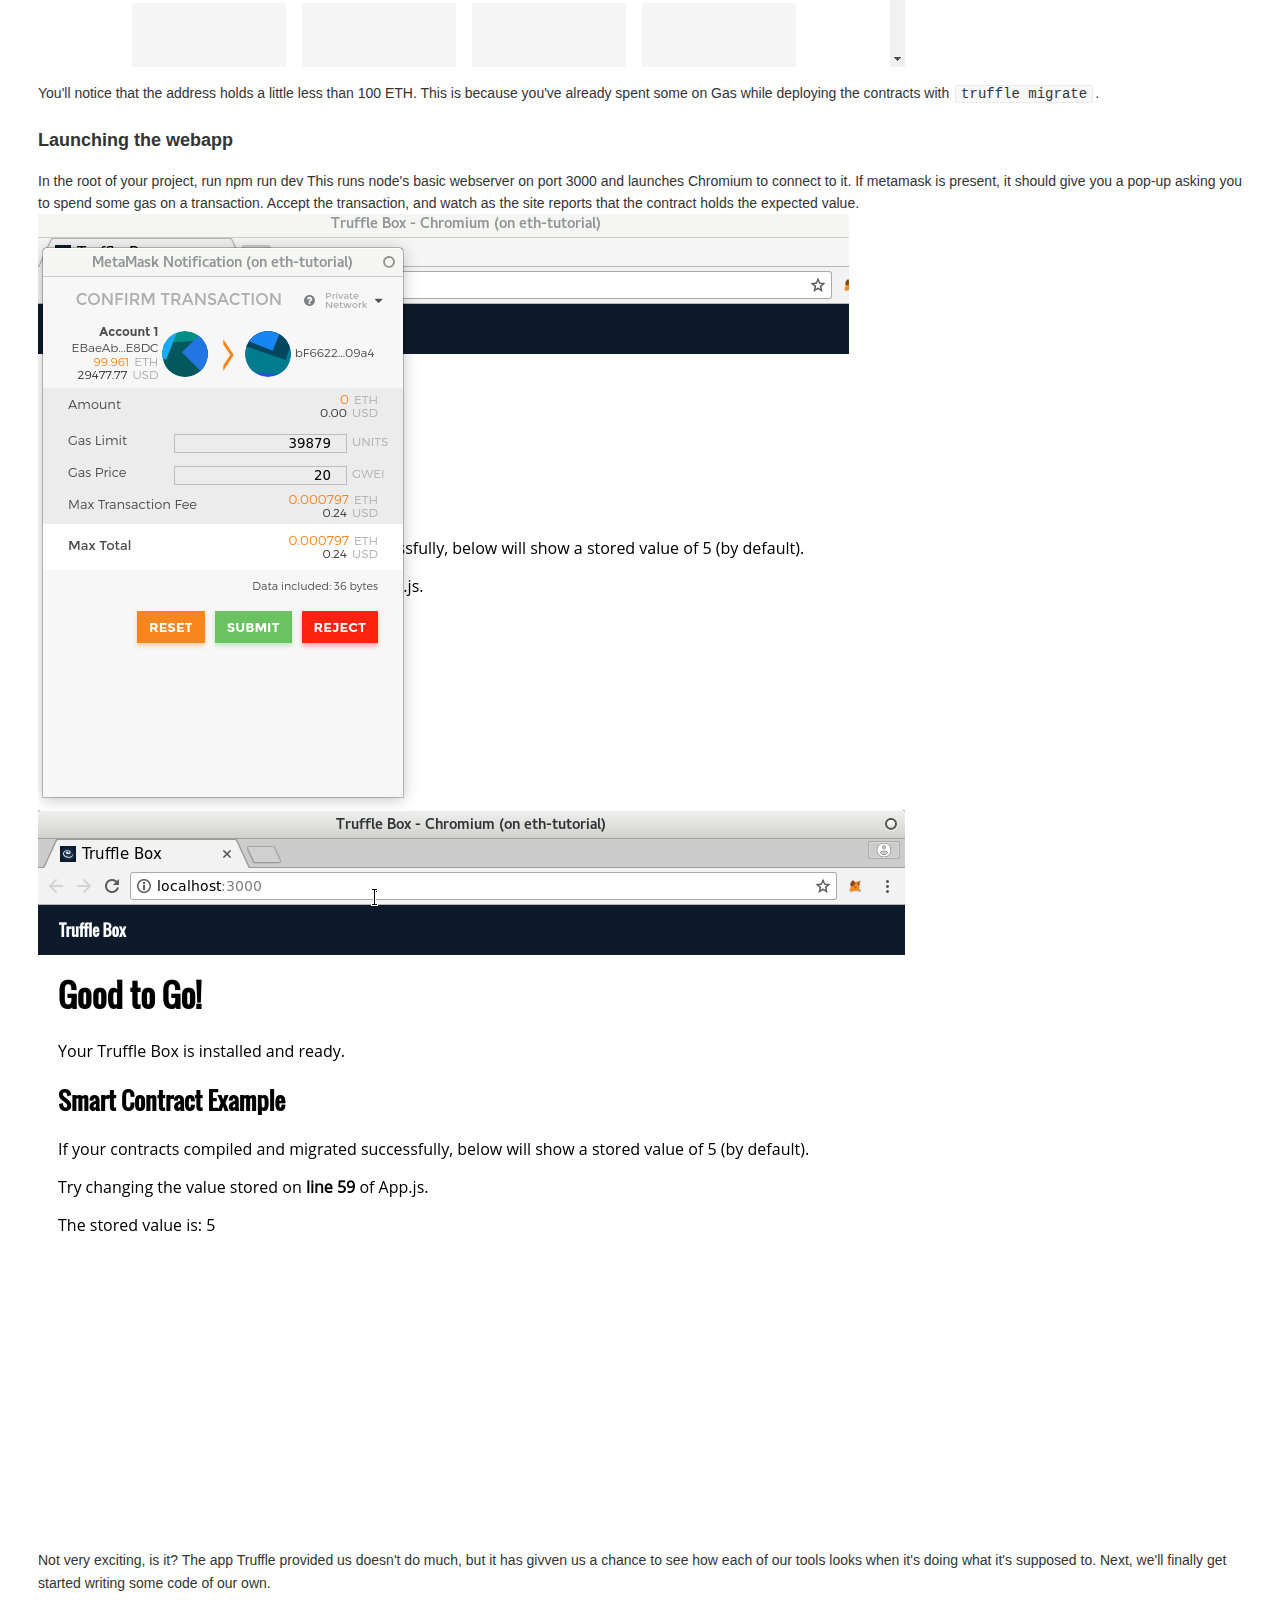
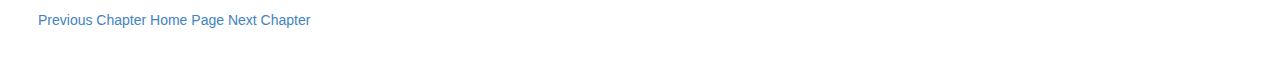
<file: chap2.html>
<!DOCTYPE HTML PUBLIC "-//W3C//DTD HTML 4.01 Transitional//EN">
<html>
<head>
<meta http-equiv="content-type" content="text/html; charset=utf-8">
<meta name="generator" content="ReText 7.0.0">
<title>Chapter 2: Hello, Contract!</title>

<link rel="stylesheet" href="styles/github.css">
</head>
<body>
<h1>Hello, Contract!</h1>
<p>Before we write any code, lets get familliar with our toolchain. The truffle box we just set up comes with a working "Hello World!" type contract called SimpleStorage and an associated front end. They'll be just what we need to get to know Truffle for the first time. </p>
<h2>Looking around</h2>
<p>Make sure you're in your app's route directory and list its contents:</p>
<pre><code>$ ls
box-img-lg.png  contracts     package.json  src                truffle.js
box-img-sm.png  migrations    public        test
config          node_modules  scripts       truffle-config.js
</code></pre>
<p>There's a lot there, but we'll want to focus our attention on three directories in particular.</p>
<p>The <code>contracts</code> directory stores the solidity code that makes up the smart contracts themselves. We'll put the code for our Billboard contract here. The <code>migrations</code> directory contains javascript code that Truffle uses while deploying our contracts to the blockchain. Finally, the <code>src</code> directory contains the javascript source to the front end. If you take a look inside each, you'll see that the first two directories contain only a few files, while the third contains substantially more. We'll be adding a new file to <code>contracts</code> and modifying existing files in the other two. </p>
<h2>The process</h2>
<p>Now that we've taken a look at the file structure, so next lets get a high-level understanding of what's going to happen.</p>
<ol>
<li>First, we need something running to connect to the blockchain. On the real network, we could use something like <code>Geth</code>, but we'll use <strong>testrpc</strong> to simulate a blockchain.</li>
<li>Our smart contracts are written in a programming language called solidity. We can use Truffle to <strong>compile</strong> them to EVM (Ethereum Virtual Machine) bytecode suitable to be submitted in a transaction. </li>
<li>With a blockchain to submit to and copiled contracts, we use truffle to <strong>migrate</strong> the contracts. This actually creates the contract on the Blockchain and costs gas. </li>
<li>We can use a <strong>web browser</strong> to access a page that uses the <code>web3</code> library to interact with the deployed contract. In contrast to other web apps you might have seen, the client does not talk to the server while using the app and instead uses web3 (with the help of a plugin like metamask) to interact directly with the Blockchain.</li>
</ol>
<h2>Running the SimpleStorage contract</h2>
<h3>testrpc</h3>
<p>Open up a new terminal and run</p>
<pre><code>$ testrpc
</code></pre>
<p>This starts the <code>testrpc</code> blockchain running. You'll need to leave it running through the next steps, and it will be useful to leave its terminal open, so that you can see that activity is happening in the testrpc window while you are running the other steps.</p>
<p>You'll notice that testrpc starts you off with ten addresses (with private keys). It's given you 100 ETH in each of these addresses (too bad it's just imaginary!). It also provides a mnemonic of 12 English words. You can use this later to obtain a wallet contianing the first of the addresses. Copy it down because we'll use it a few steps from now.</p>
<p>Every time you start testrpc (at least with the default settings), it generates a completely new blockchain, and a new set of addresses, and discards what has previously happened. If you ever want a clean slate (and you often will while testing) you can kill the process and start it again.</p>
<h3>Compiling</h3>
<p>In the app's root directory, enter the command </p>
<pre><code>$ truffle compile
</code></pre>
<p>You'll notice that the two contracts that were in <code>contracts/</code> get compiled: <code>Migrations</code>, which is a tool Truffle uses to deploy the other contracts, and <code>SimpleStorage</code>, which is the one we're workign with in this chapter.</p>
<p>If you'd like, take a look in build/contracts. The compiler has put the two comiled contracts there, in json form, containing the compiled code and some additional information.</p>
<h3>Migrating</h3>
<p>In the app's root directory, enter</p>
<pre><code>$ truffle migrate
</code></pre>
<p>You'll see a flurry of activity in the terminal where you ran the command, and in the terminal running testrpc as well. This is truffle interacting with the blockchain that testrpc is simulating. It sends a transaction that deploys the SimpleStorage contract. As the sender this transaction, it uses the first address (number 0) that testrpc has created, and the transaction consumes some gas.</p>
<h3>Starting up Metamask</h3>
<p>Before we launch the front end our app, let's get Metamask started up. If you have the plugin installed correctly, it's available as a small icon next to your address bar in Chromium. </p>
<p>With Chromium running, click on the MetaMask icon to start it up. First, click in the upper-left corner of Metamask to choose a network. We'll want "Localhost 8548" which is the one provided by testrpc. </p>
<p><img alt="Choosing a Network" src="images/chap2/metamaskchoosenetwork.png"></p>
<p>Next, click on "Import..." at the bottom of Metamask. For the wallet seed, enter the mnemonic that testrpc gave us a few steps ago. Choose a password and your wallet will be ready, already containing testrpc's first address. Now that the wallet is imported, you can use the password you created to access it, until the next time you start <code>testrpc</code>, at whcih point you'll need to import from the mnemonic again. </p>
<p><img alt="Importing the wallet" src="images/chap2/metamaskrecoverwallet.png"></p>
<p>You'll notice that the address holds a little less than 100 ETH. This is because you've already spent some on Gas while deploying the contracts with <code>truffle migrate</code>.</p>
<h3>Launching the webapp</h3>
<p>In the root of your project, run
    npm run dev
This runs node's basic webserver on port 3000 and launches Chromium to connect to it. If metamask is present, it should give you a pop-up asking you to spend some gas on a transaction. Accept the transaction, and watch as the site reports that the contract holds the expected value. 
<img alt="The transaction" src="images/chap2/storagetransaction.png">
<img alt="Success!" src="images/chap2/storagesuccess.png"></p>
<p>Not very exciting, is it? The app Truffle provided us doesn't do much, but it has givven us a chance to see how each of our tools looks when it's doing what it's supposed to. Next, we'll finally get started writing some code of our own. </p>
<p><a href="chap1.html">Previous Chapter</a> <a href="index.html">Home Page</a> <a href="chap3.html">Next Chapter</a></p>
</body>
</html>
</file>
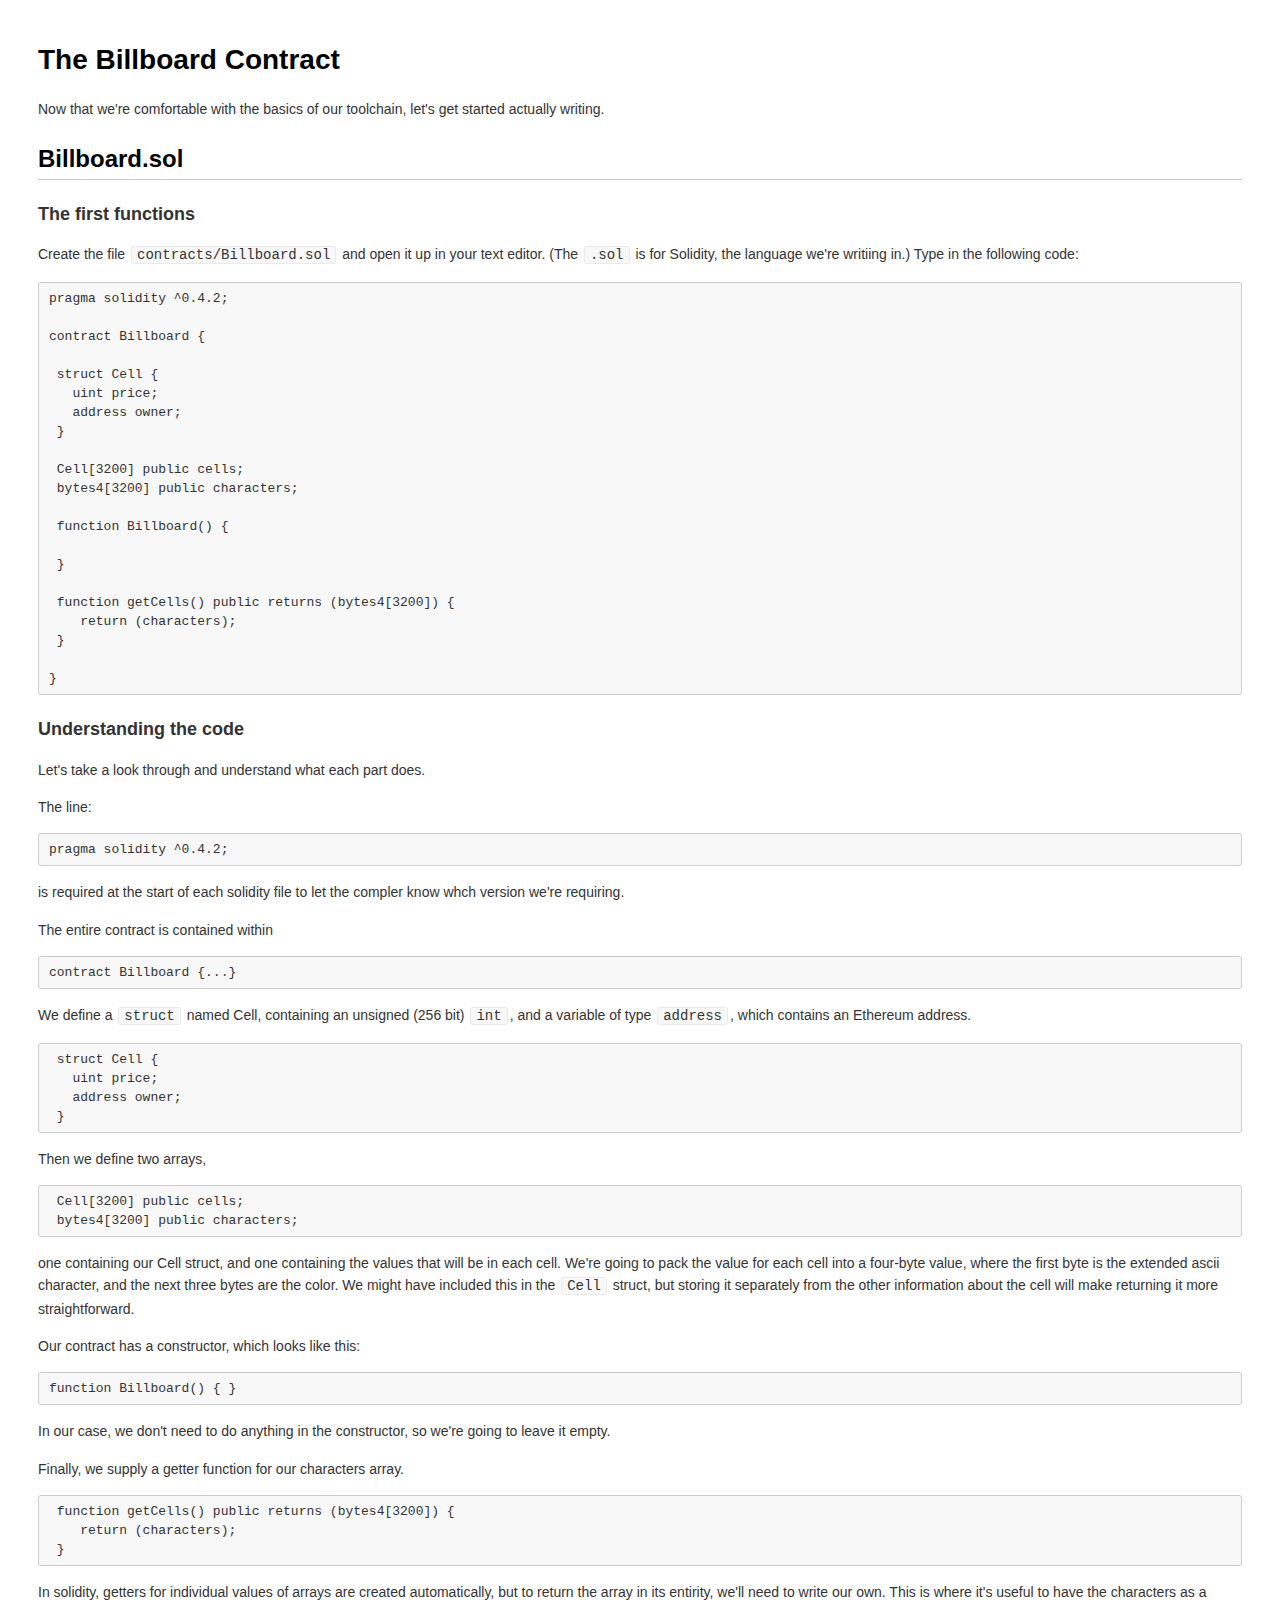
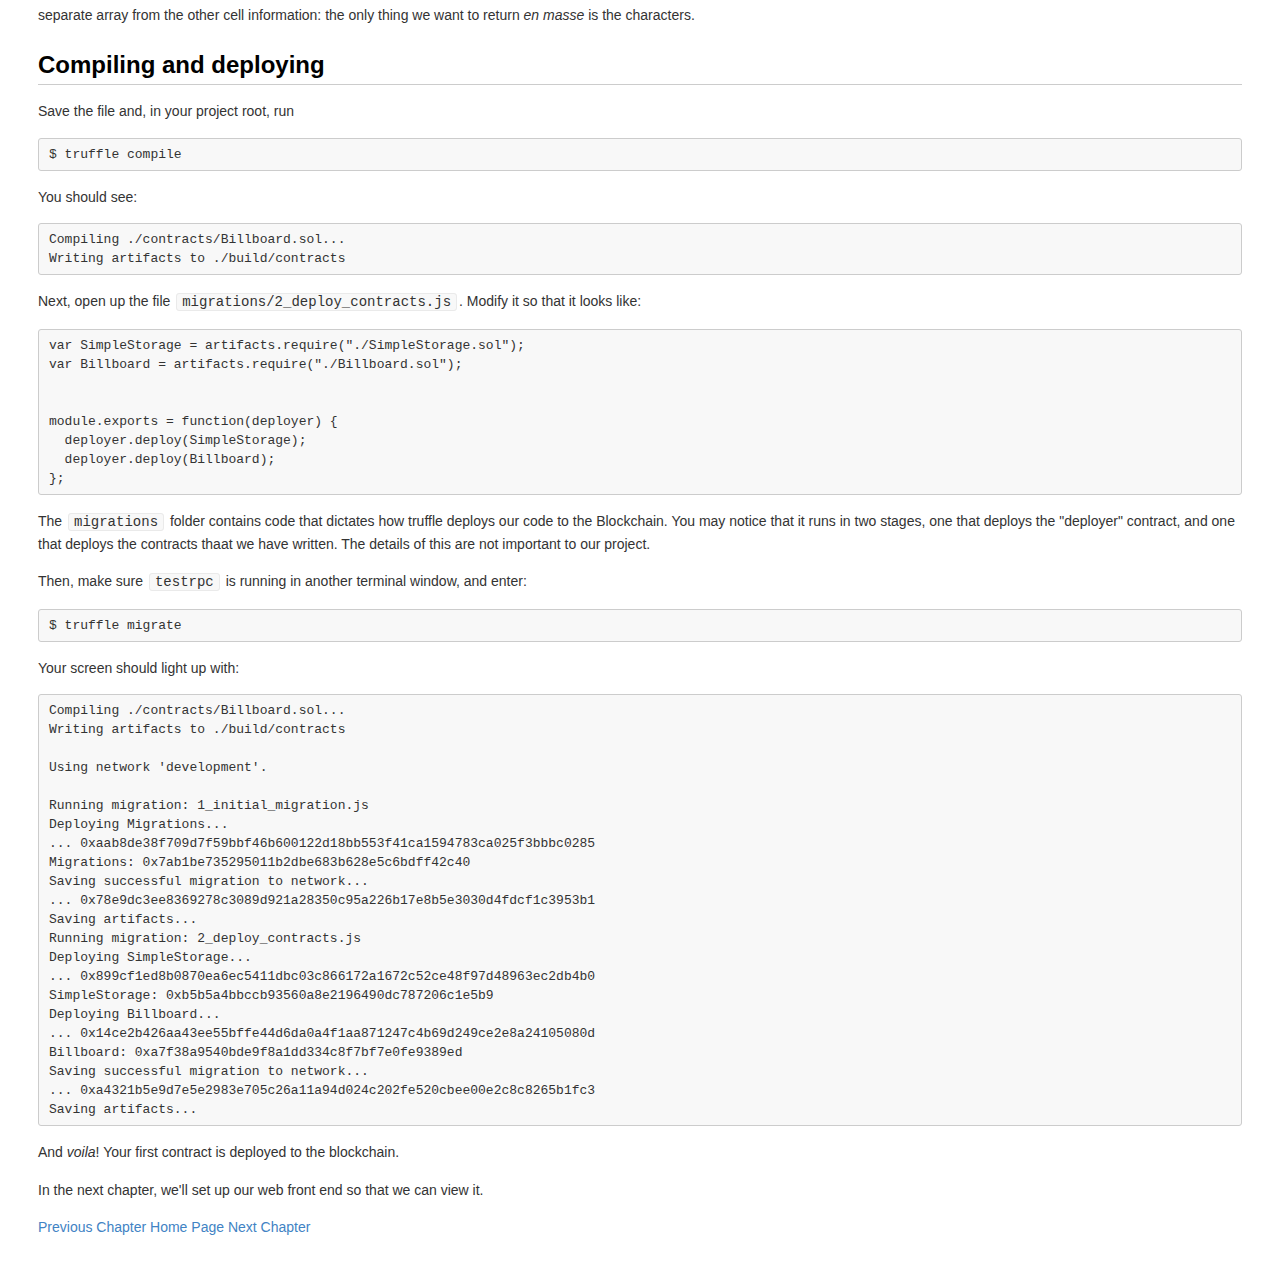
<file: chap3.html>
<!DOCTYPE HTML PUBLIC "-//W3C//DTD HTML 4.01 Transitional//EN">
<html>
<head>
<meta http-equiv="content-type" content="text/html; charset=utf-8">
<meta name="generator" content="ReText 7.0.0">
<title>Chapter 3: The Billboard Contract</title>
<link rel="stylesheet" href="styles/github.css">
</head>
<body>
<h1>The Billboard Contract</h1>
<p>Now that we're comfortable with the basics of our toolchain, let's get started actually writing.</p>
<h2>Billboard.sol</h2>
<h3>The first functions</h3>
<p>Create the file <code>contracts/Billboard.sol</code> and open it up in your text editor. (The <code>.sol</code> is for Solidity, the language we're writiing in.) Type in the following code:</p>
<pre><code>pragma solidity ^0.4.2;

contract Billboard {

 struct Cell {
   uint price;
   address owner;
 }

 Cell[3200] public cells;
 bytes4[3200] public characters;

 function Billboard() {

 }

 function getCells() public returns (bytes4[3200]) {
    return (characters);
 }

}
</code></pre>
<h3>Understanding the code</h3>
<p>Let's take a look through and understand what each part does. </p>
<p>The line:</p>
<pre><code>pragma solidity ^0.4.2;
</code></pre>
<p>is required at the start of each solidity file to let the compler know whch version we're requiring.</p>
<p>The entire contract is contained within </p>
<pre><code>contract Billboard {...}
</code></pre>
<p>We define a <code>struct</code> named Cell, containing an unsigned (256 bit) <code>int</code>, and a variable of type <code>address</code>, which contains an Ethereum address. </p>
<pre><code> struct Cell {
   uint price;
   address owner;
 }
</code></pre>
<p>Then we define two arrays, </p>
<pre><code> Cell[3200] public cells;
 bytes4[3200] public characters;
</code></pre>
<p>one containing our Cell struct, and one containing the values that will be in each cell. We're going to pack the value for each cell into a four-byte value, where the first byte is the extended ascii character, and the next three bytes are the color. We might have included this in the <code>Cell</code> struct, but storing it separately from the other information about the cell will make returning it more straightforward.  </p>
<p>Our contract has a constructor, which looks like this:</p>
<pre><code>function Billboard() { }
</code></pre>
<p>In our case, we don't need to do anything in the constructor, so we're going to leave it empty.</p>
<p>Finally, we supply a getter function for our characters array.</p>
<pre><code> function getCells() public returns (bytes4[3200]) {
    return (characters);
 }
</code></pre>
<p>In solidity, getters for individual values of arrays are created automatically, but to return the array in its entirity, we'll need to write our own. This is where it's useful to have the characters as a separate array from the other cell information: the only thing we want to return <em>en masse</em> is the characters.</p>
<h2>Compiling and deploying</h2>
<p>Save the file and, in your project root, run</p>
<pre><code>$ truffle compile
</code></pre>
<p>You should see:</p>
<pre><code>Compiling ./contracts/Billboard.sol...
Writing artifacts to ./build/contracts
</code></pre>
<p>Next, open up the file <code>migrations/2_deploy_contracts.js</code>. Modify it so that it looks like:</p>
<pre><code>var SimpleStorage = artifacts.require("./SimpleStorage.sol");
var Billboard = artifacts.require("./Billboard.sol");


module.exports = function(deployer) {
  deployer.deploy(SimpleStorage);
  deployer.deploy(Billboard);
};
</code></pre>
<p>The <code>migrations</code> folder contains code that dictates how truffle deploys our code to the Blockchain. You may notice that it runs in two stages, one that deploys the "deployer" contract, and one that deploys the contracts thaat we have written. The details of this are not important to our project.</p>
<p>Then, make sure <code>testrpc</code> is running in another terminal window, and enter:</p>
<pre><code>$ truffle migrate
</code></pre>
<p>Your screen should light up with:</p>
<pre><code>Compiling ./contracts/Billboard.sol...
Writing artifacts to ./build/contracts

Using network 'development'.

Running migration: 1_initial_migration.js
Deploying Migrations...
... 0xaab8de38f709d7f59bbf46b600122d18bb553f41ca1594783ca025f3bbbc0285
Migrations: 0x7ab1be735295011b2dbe683b628e5c6bdff42c40
Saving successful migration to network...
... 0x78e9dc3ee8369278c3089d921a28350c95a226b17e8b5e3030d4fdcf1c3953b1
Saving artifacts...
Running migration: 2_deploy_contracts.js
Deploying SimpleStorage...
... 0x899cf1ed8b0870ea6ec5411dbc03c866172a1672c52ce48f97d48963ec2db4b0
SimpleStorage: 0xb5b5a4bbccb93560a8e2196490dc787206c1e5b9
Deploying Billboard...
... 0x14ce2b426aa43ee55bffe44d6da0a4f1aa871247c4b69d249ce2e8a24105080d
Billboard: 0xa7f38a9540bde9f8a1dd334c8f7bf7e0fe9389ed
Saving successful migration to network...
... 0xa4321b5e9d7e5e2983e705c26a11a94d024c202fe520cbee00e2c8c8265b1fc3
Saving artifacts...
</code></pre>
<p>And <em>voila</em>! Your first contract is deployed to the blockchain.</p>
<p>In the next chapter, we'll set up our web front end so that we can view it. </p>
<p><a href="chap2.html">Previous Chapter</a> <a href="index.html">Home Page</a> <a href="chap4.html">Next Chapter</a></p>
</body>
</html>
</file>
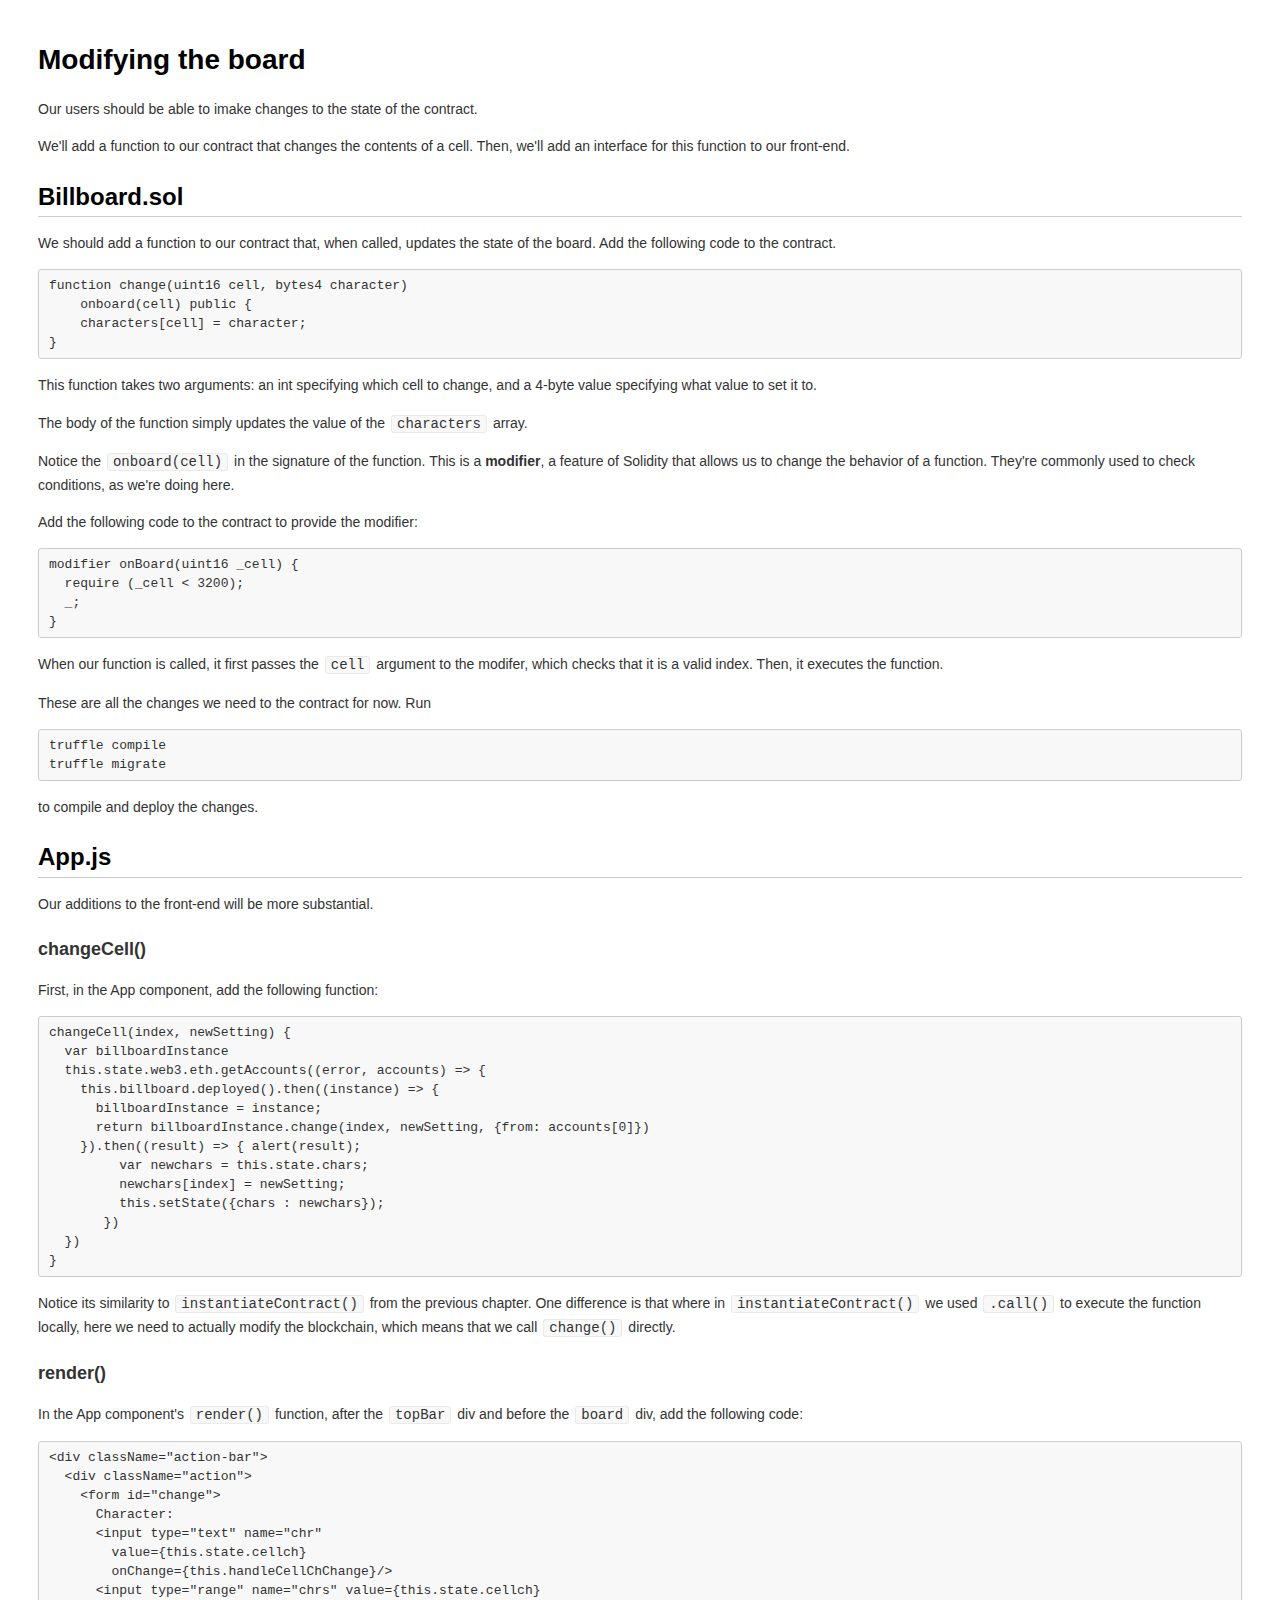
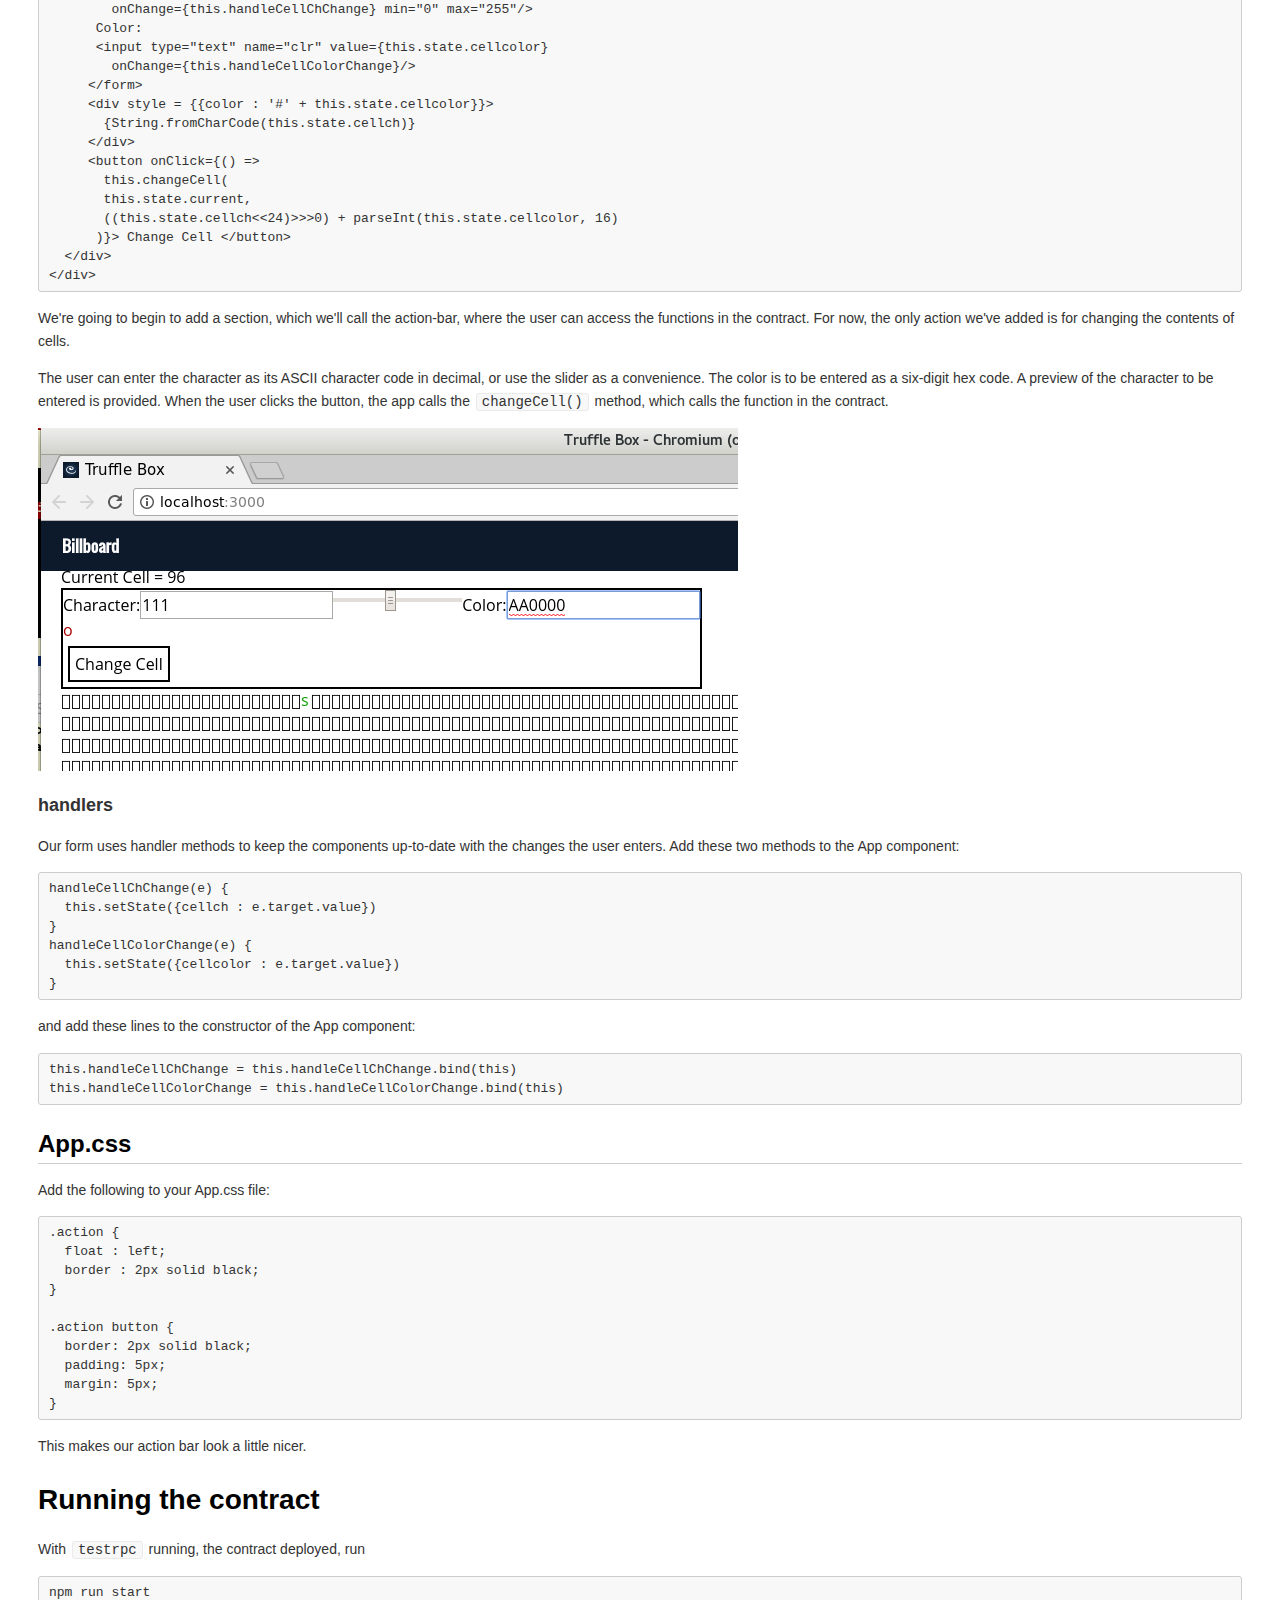
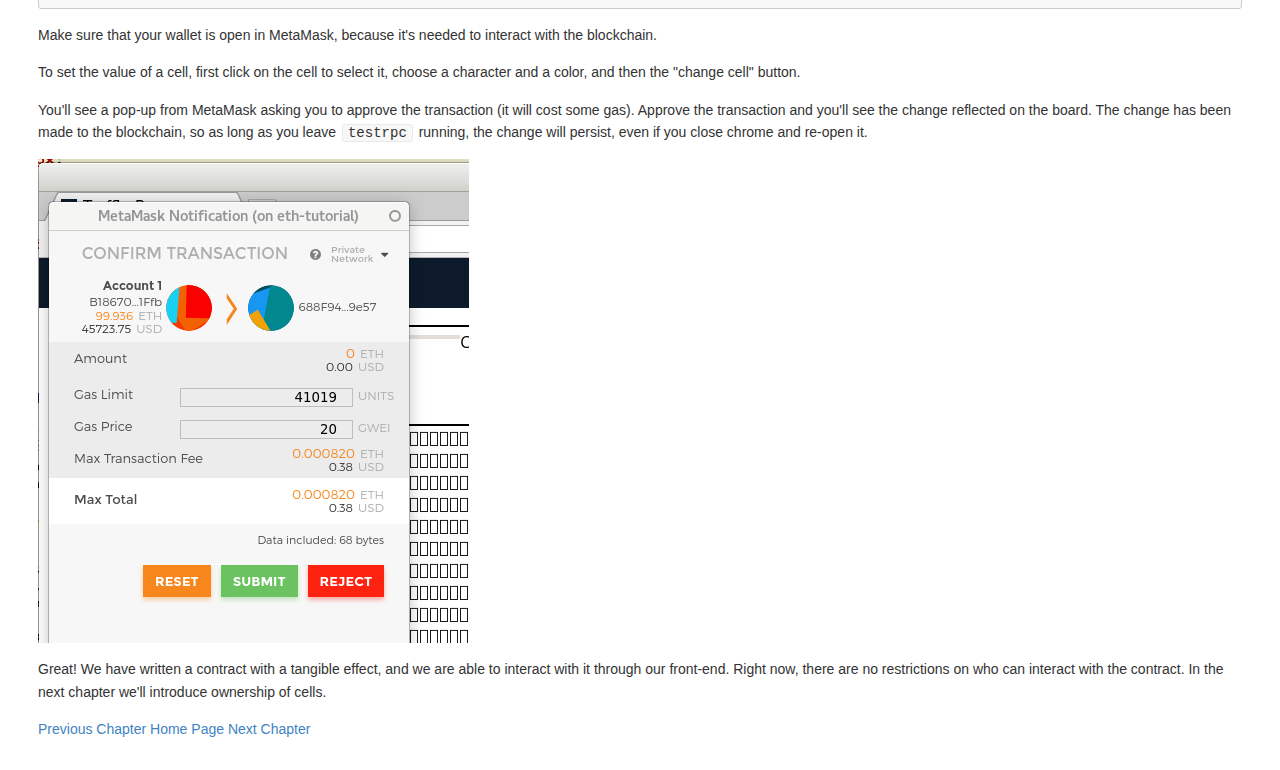
<file: chap5.html>
<!DOCTYPE HTML PUBLIC "-//W3C//DTD HTML 4.01 Transitional//EN">
<html>
<head>
<meta http-equiv="content-type" content="text/html; charset=utf-8">
<meta name="generator" content="ReText 7.0.0">
<title>5changingcells</title>
<link rel="stylesheet" href="styles/github.css">
</head>
<body>
<h1>Modifying the board</h1>
<p>Our users should be able to imake changes to the state of the contract. </p>
<p>We'll add a function to our contract that changes the contents of a cell. Then, we'll add an interface for this function to our front-end. </p>
<h2>Billboard.sol</h2>
<p>We should add a function to our contract that, when called, updates the state of the board. Add the following code to the contract.</p>
<pre><code>function change(uint16 cell, bytes4 character)
    onboard(cell) public {
    characters[cell] = character;
}
</code></pre>
<p>This function takes two arguments: an int specifying which cell to change, and a 4-byte value specifying what value to set it to. </p>
<p>The body of the function simply updates the value of the <code>characters</code> array.</p>
<p>Notice the <code>onboard(cell)</code> in the signature of the function. This is a <strong>modifier</strong>, a feature of Solidity that allows us to change the behavior of a function. They're commonly used to check conditions, as we're doing here.</p>
<p>Add the following code to the contract to provide the modifier:</p>
<pre><code>modifier onBoard(uint16 _cell) {
  require (_cell &lt; 3200);
  _;
}
</code></pre>
<p>When our function is called, it first passes the <code>cell</code> argument to the modifer, which checks that it is a valid index. Then, it executes the function. </p>
<p>These are all the changes we need to the contract for now. Run</p>
<pre><code>truffle compile
truffle migrate
</code></pre>
<p>to compile and deploy the changes.</p>
<h2>App.js</h2>
<p>Our additions to the front-end will be more substantial. </p>
<h3>changeCell()</h3>
<p>First, in the App component, add the following function:</p>
<pre><code>changeCell(index, newSetting) {
  var billboardInstance
  this.state.web3.eth.getAccounts((error, accounts) =&gt; {
    this.billboard.deployed().then((instance) =&gt; {
      billboardInstance = instance;
      return billboardInstance.change(index, newSetting, {from: accounts[0]})
    }).then((result) =&gt; { alert(result);
         var newchars = this.state.chars;
         newchars[index] = newSetting;
         this.setState({chars : newchars});
       })
  })
}
</code></pre>
<p>Notice its similarity to <code>instantiateContract()</code> from the previous chapter. One difference is that where in <code>instantiateContract()</code> we used <code>.call()</code> to execute the function locally, here we need to actually modify the blockchain, which means that we call <code>change()</code> directly. </p>
<h3>render()</h3>
<p>In the App component's <code>render()</code> function, after the <code>topBar</code> div and before the <code>board</code> div, add the following code:</p>
<pre><code>&lt;div className="action-bar"&gt;
  &lt;div className="action"&gt;
    &lt;form id="change"&gt;
      Character:
      &lt;input type="text" name="chr"
        value={this.state.cellch}
        onChange={this.handleCellChChange}/&gt;
      &lt;input type="range" name="chrs" value={this.state.cellch}
        onChange={this.handleCellChChange} min="0" max="255"/&gt;
      Color:
      &lt;input type="text" name="clr" value={this.state.cellcolor}
        onChange={this.handleCellColorChange}/&gt;
     &lt;/form&gt;
     &lt;div style = {{color : '#' + this.state.cellcolor}}&gt;
       {String.fromCharCode(this.state.cellch)}
     &lt;/div&gt;
     &lt;button onClick={() =&gt;
       this.changeCell(
       this.state.current,
       ((this.state.cellch&lt;&lt;24)&gt;&gt;&gt;0) + parseInt(this.state.cellcolor, 16)
      )}&gt; Change Cell &lt;/button&gt;
  &lt;/div&gt;
&lt;/div&gt;
</code></pre>
<p>We're going to begin to add a section, which we'll call the action-bar, where the user can access the functions in the contract. For now, the only action we've added is for changing the contents of cells.  </p>
<p>The user can enter the character as its ASCII character code in decimal, or use the slider as a convenience. The color is to be entered as a six-digit hex code. A preview of the character to be entered is provided. When the user clicks the button, the app calls the <code>changeCell()</code> method, which calls the function in the contract.</p>
<p><img alt="Setting a cell's value" src="images/chap5/cellslider.png"></p>
<h3>handlers</h3>
<p>Our form uses handler methods to keep the components up-to-date with the changes the user enters. Add these two methods to the App component:</p>
<pre><code>handleCellChChange(e) {
  this.setState({cellch : e.target.value})
}
handleCellColorChange(e) {
  this.setState({cellcolor : e.target.value})
}
</code></pre>
<p>and add these lines to the constructor of the App component:</p>
<pre><code>this.handleCellChChange = this.handleCellChChange.bind(this)
this.handleCellColorChange = this.handleCellColorChange.bind(this)
</code></pre>
<h2>App.css</h2>
<p>Add the following to your App.css file:</p>
<pre><code>.action {
  float : left;
  border : 2px solid black;
}

.action button {
  border: 2px solid black;
  padding: 5px;
  margin: 5px;
}
</code></pre>
<p>This makes our action bar look a little nicer. </p>
<h1>Running the contract</h1>
<p>With <code>testrpc</code> running, the contract deployed, run</p>
<pre><code>npm run start
</code></pre>
<p>Make sure that your wallet is open in MetaMask, because it's needed to interact with the blockchain. </p>
<p>To set the value of a cell, first click on the cell to select it, choose a character and a color, and then the "change cell" button. </p>
<p>You'll see a pop-up from MetaMask asking you to approve the transaction (it will cost some gas). Approve the transaction and you'll see the change reflected on the board. The change has been made to the blockchain, so as long as you leave <code>testrpc</code> running, the change will persist, even if you close chrome and re-open it. </p>
<p><img alt="Setting a cell" src="images/chap5/mmaskconfirm.png"></p>
<p>Great! We have written a contract with a tangible effect, and we are able to interact with it through our front-end. Right now, there are no restrictions on who can interact with the contract. In the next chapter we'll introduce ownership of cells. </p>
<p><a href="chap4.html">Previous Chapter</a> <a href="index.html">Home Page</a> <a href="chap6.html">Next Chapter</a></p>
</body>
</html>
</file>
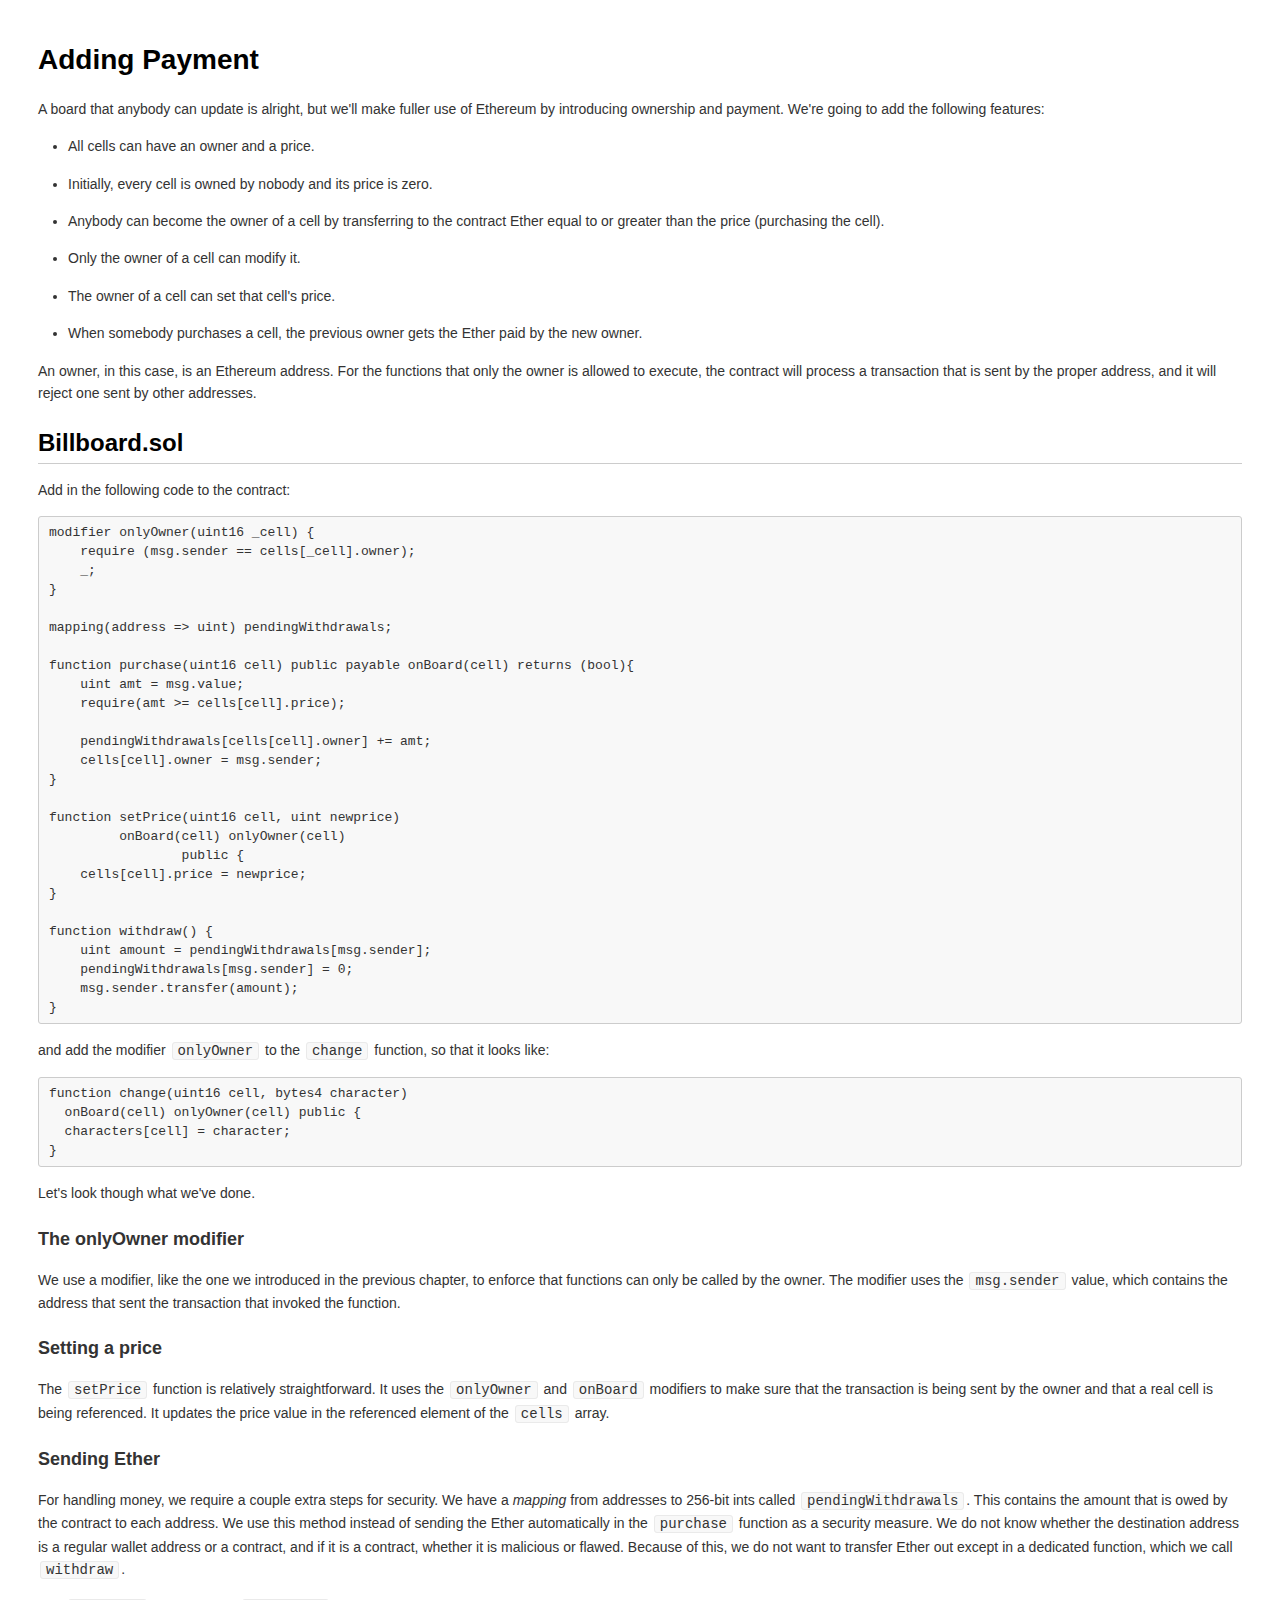
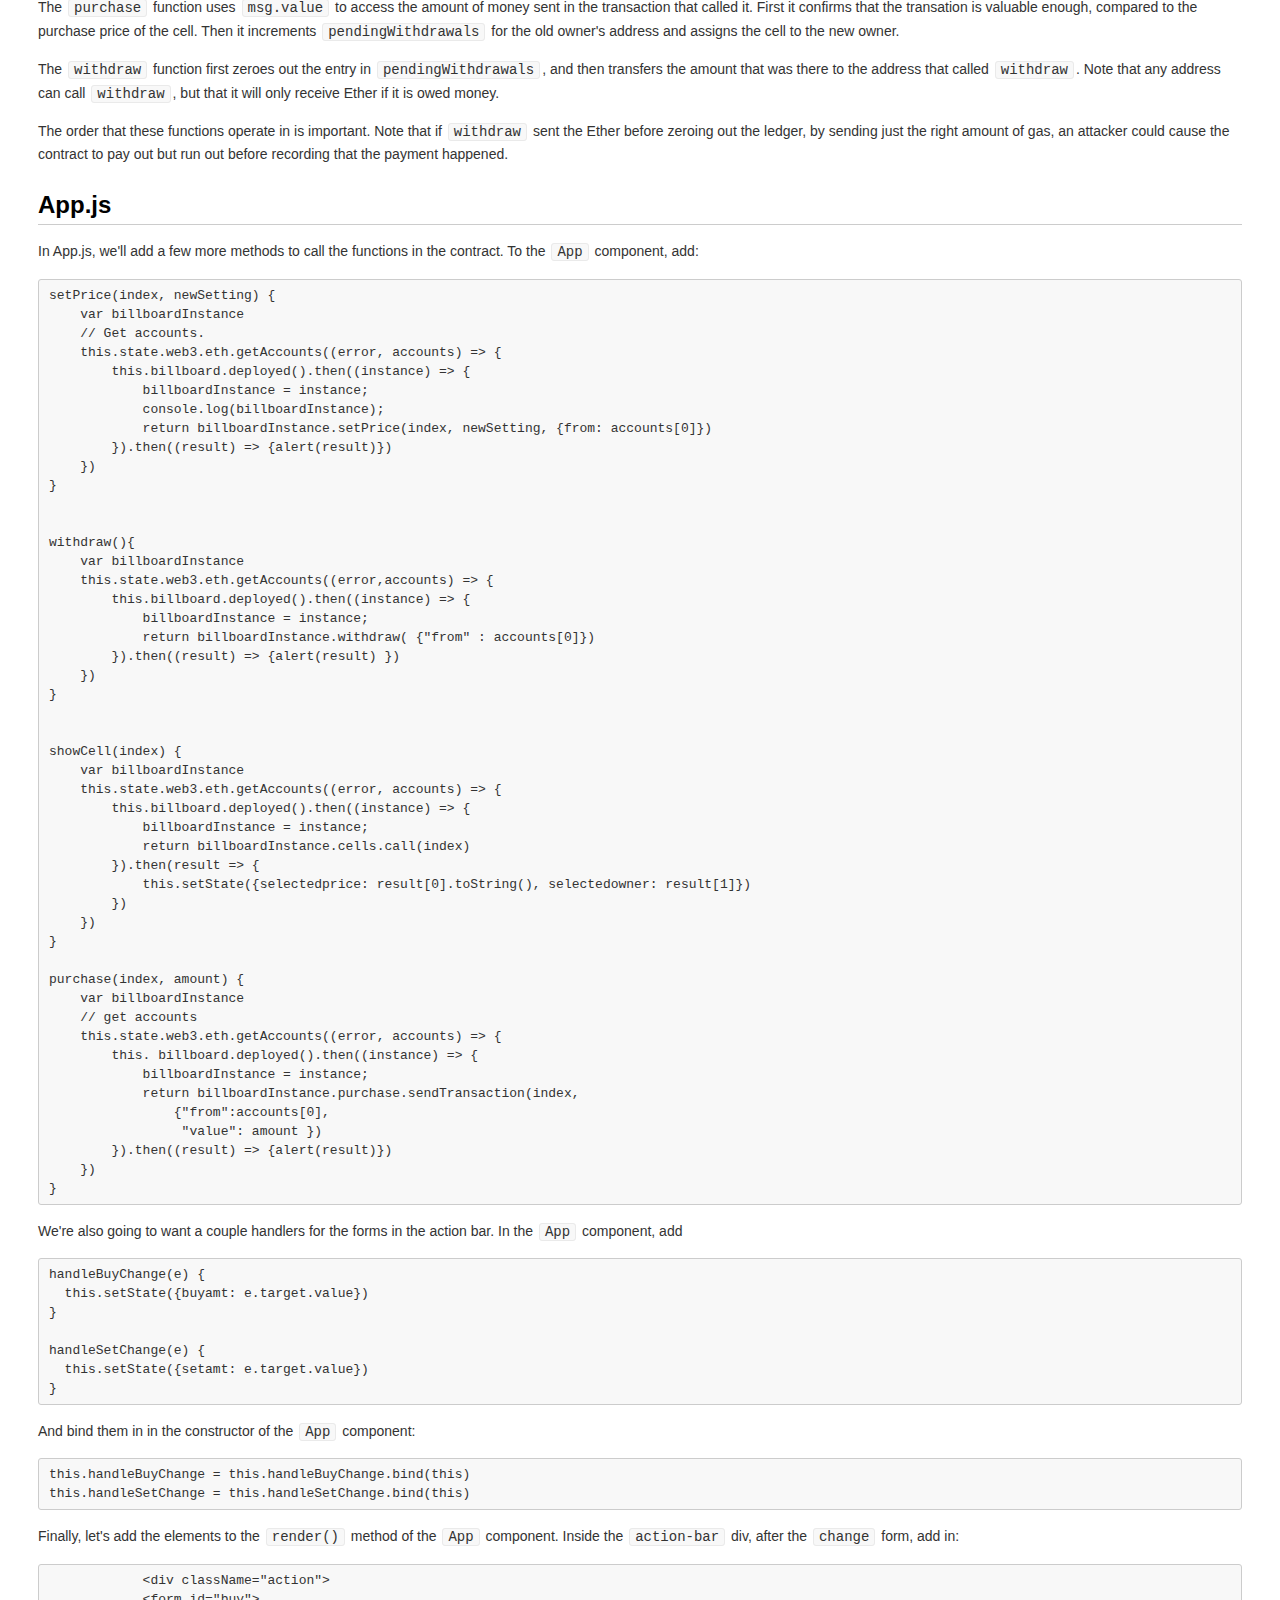
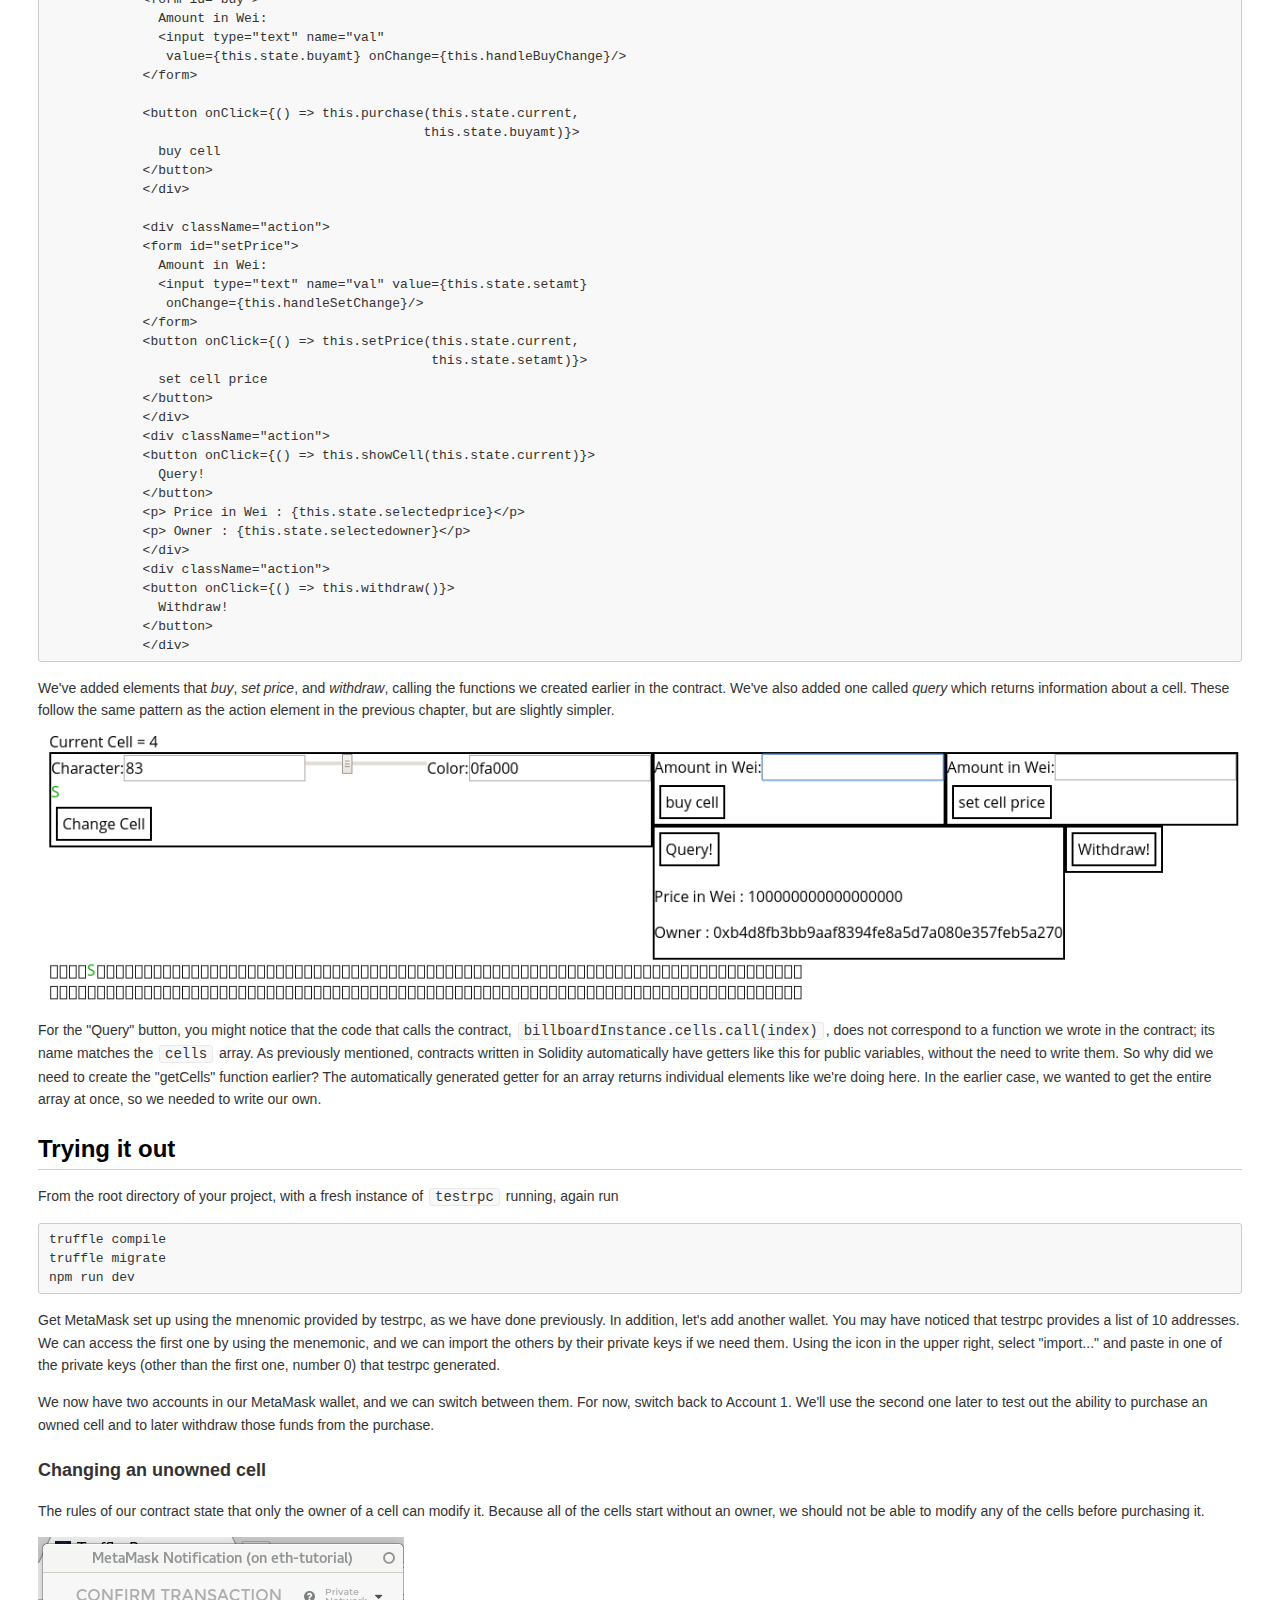
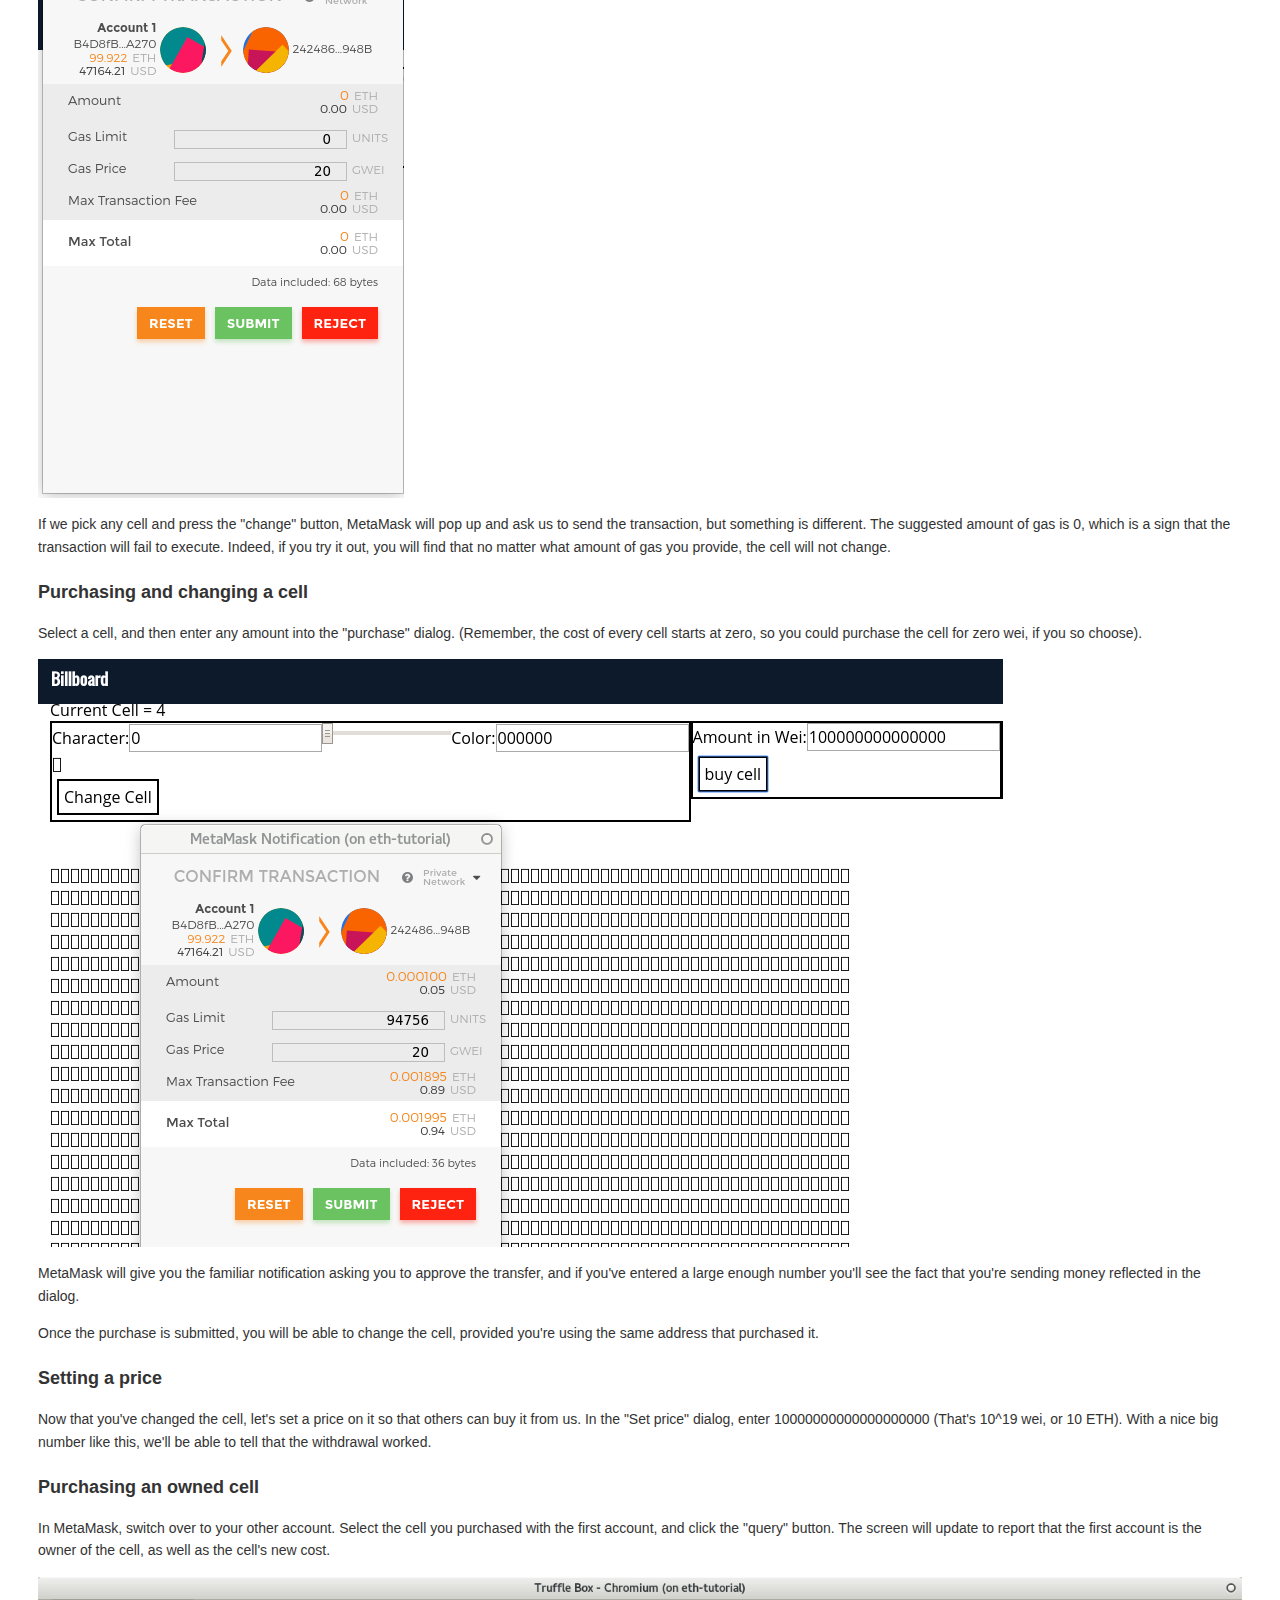
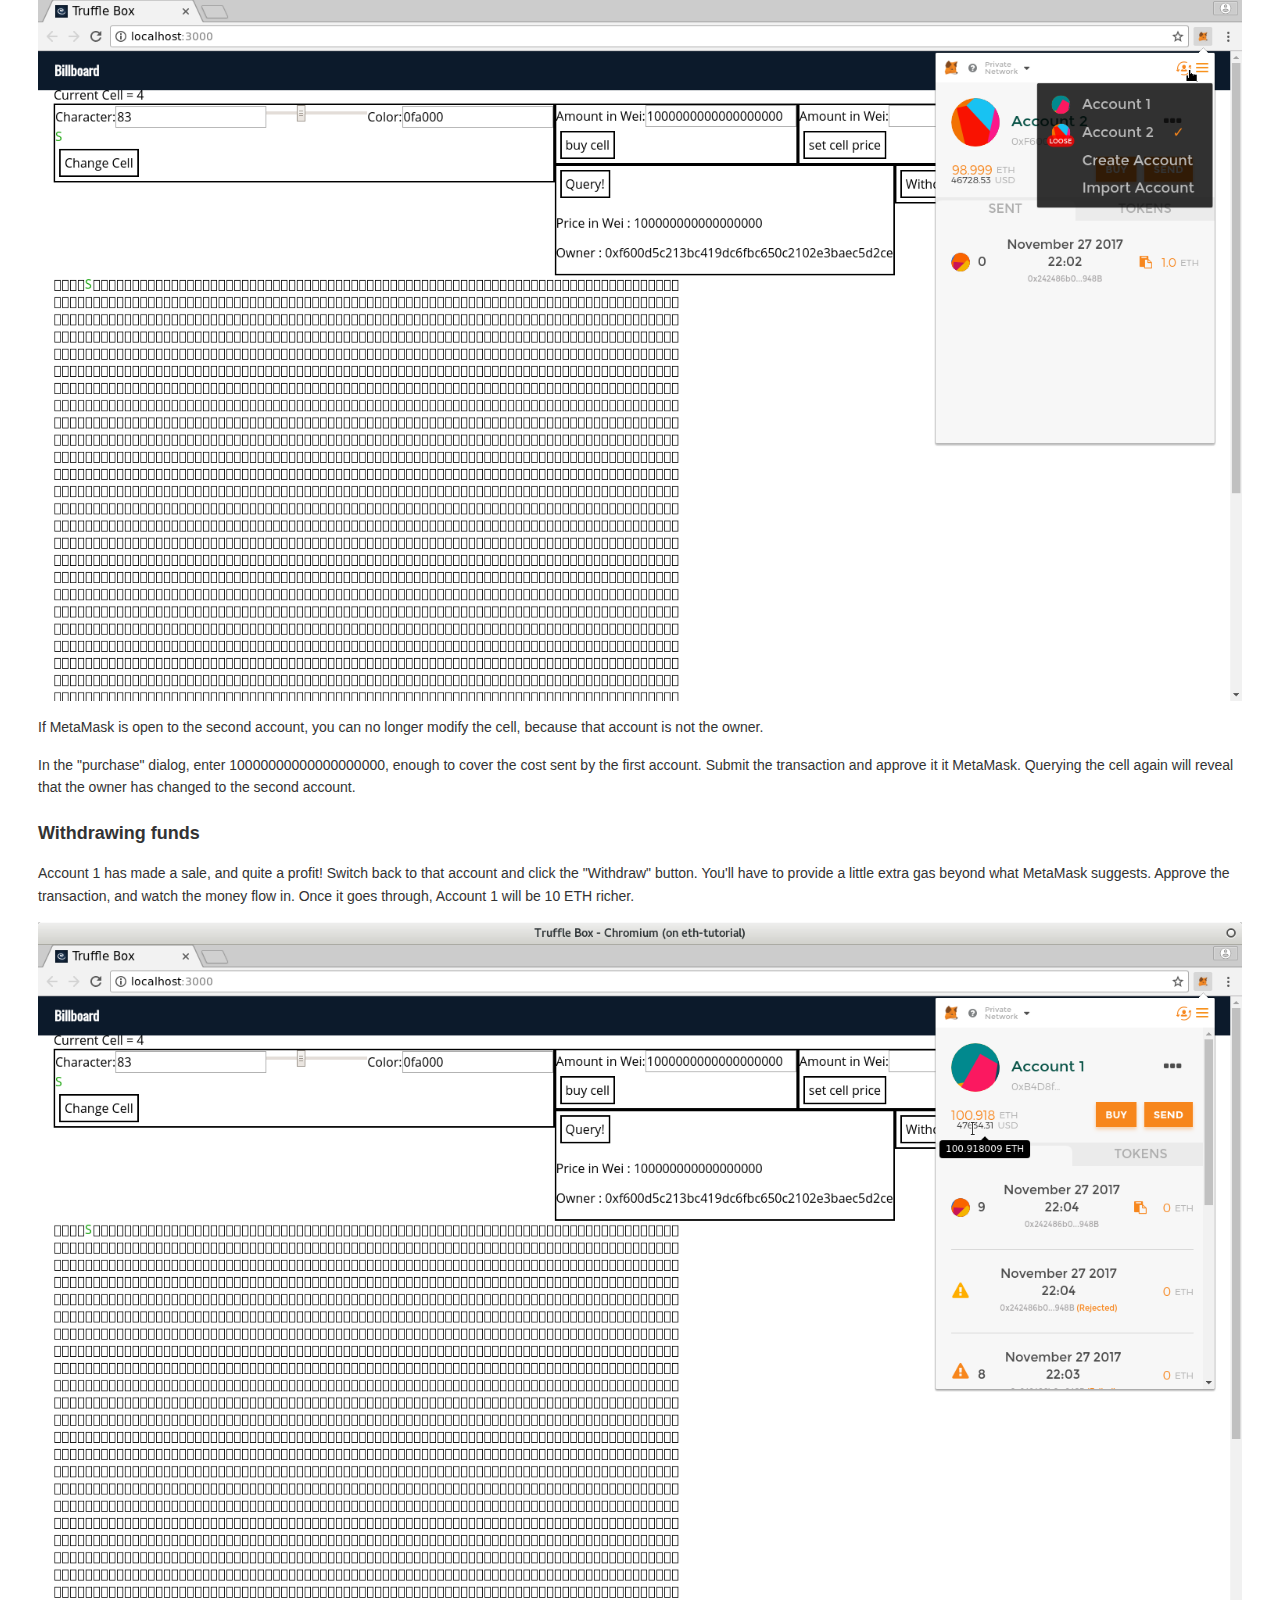
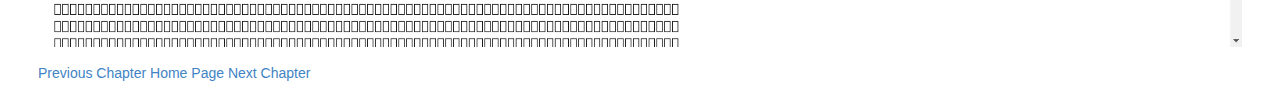
<file: chap6.html>
<!DOCTYPE HTML PUBLIC "-//W3C//DTD HTML 4.01 Transitional//EN">
<html>
<head>
<meta http-equiv="content-type" content="text/html; charset=utf-8">
<meta name="generator" content="ReText 7.0.0">
<title>Chapter 6: Adding Payment</title>
<link rel="stylesheet" href="styles/github.css">
</head>
<body>
<h1>Adding Payment</h1>
<p>A board that anybody can update is alright, but we'll make fuller use of Ethereum by introducing ownership and payment. We're going to add the following features:</p>
<ul>
<li>All cells can have an owner and a price.</li>
<li>Initially, every cell is owned by nobody and its price is zero.</li>
<li>Anybody can become the owner of a cell by transferring to the contract Ether equal to or greater than the price (purchasing the cell).</li>
<li>Only the owner of a cell can modify it.</li>
<li>The owner of a cell can set that cell's price.</li>
<li>When somebody purchases a cell, the previous owner gets the Ether paid by the new owner. </li>
</ul>
<p>An owner, in this case, is an Ethereum address. For the functions that only the owner is allowed to execute, the contract will process a transaction that is sent by the proper address, and it will reject one sent by other addresses. </p>
<h2>Billboard.sol</h2>
<p>Add in the following code to the contract:</p>
<pre><code>modifier onlyOwner(uint16 _cell) {
    require (msg.sender == cells[_cell].owner);
    _;
}

mapping(address =&gt; uint) pendingWithdrawals;

function purchase(uint16 cell) public payable onBoard(cell) returns (bool){
    uint amt = msg.value;
    require(amt &gt;= cells[cell].price);

    pendingWithdrawals[cells[cell].owner] += amt;
    cells[cell].owner = msg.sender;
}

function setPrice(uint16 cell, uint newprice) 
         onBoard(cell) onlyOwner(cell) 
                 public {
    cells[cell].price = newprice;
}

function withdraw() {
    uint amount = pendingWithdrawals[msg.sender];
    pendingWithdrawals[msg.sender] = 0;
    msg.sender.transfer(amount);
}
</code></pre>
<p>and add the modifier <code>onlyOwner</code> to the <code>change</code> function, so that it looks like:</p>
<pre><code>function change(uint16 cell, bytes4 character)
  onBoard(cell) onlyOwner(cell) public {
  characters[cell] = character;
}
</code></pre>
<p>Let's look though what we've done.</p>
<h3>The onlyOwner modifier</h3>
<p>We use a modifier, like the one we introduced in the previous chapter, to enforce that functions can only be called by the owner. The modifier uses the <code>msg.sender</code> value, which contains the address that sent the transaction that invoked the function. </p>
<h3>Setting a price</h3>
<p>The <code>setPrice</code> function is relatively straightforward. It uses the <code>onlyOwner</code> and <code>onBoard</code> modifiers to make sure that the transaction is being sent by the owner and that a real cell is being referenced. It updates the price value in the referenced element of the <code>cells</code> array. </p>
<h3>Sending Ether</h3>
<p>For handling money, we require a couple extra steps for security. We have a <em>mapping</em> from addresses to 256-bit ints called <code>pendingWithdrawals</code>. This contains the amount that is owed by the contract to each address. We use this method instead of sending the Ether automatically in the <code>purchase</code> function as a security measure. We do not know whether the destination address is a regular wallet address or a contract, and if it is a contract, whether it is malicious or flawed. Because of this, we do not want to transfer Ether out except in a dedicated function, which we call <code>withdraw</code>.</p>
<p>The <code>purchase</code> function uses <code>msg.value</code> to access the amount of money sent in the transaction that called it. First it confirms that the transation is valuable enough, compared to the purchase price of the cell. Then it increments <code>pendingWithdrawals</code> for the old owner's address and assigns the cell to the new owner.</p>
<p>The <code>withdraw</code> function first zeroes out the entry in <code>pendingWithdrawals</code>, and then transfers the amount that was there to the address that called <code>withdraw</code>. Note that any address can call <code>withdraw</code>, but that it will only receive Ether if it is owed money. </p>
<p>The order that these functions operate in is important. Note that if <code>withdraw</code> sent the Ether before zeroing out the ledger, by sending just the right amount of gas, an attacker could cause the contract to pay out but run out before recording that the payment happened.</p>
<h2>App.js</h2>
<p>In App.js, we'll add a few more methods to call the functions in the contract. To the <code>App</code> component, add:</p>
<pre><code>setPrice(index, newSetting) {
    var billboardInstance
    // Get accounts.
    this.state.web3.eth.getAccounts((error, accounts) =&gt; {
        this.billboard.deployed().then((instance) =&gt; {
            billboardInstance = instance;
            console.log(billboardInstance);
            return billboardInstance.setPrice(index, newSetting, {from: accounts[0]})
        }).then((result) =&gt; {alert(result)})
    })
}


withdraw(){
    var billboardInstance
    this.state.web3.eth.getAccounts((error,accounts) =&gt; {
        this.billboard.deployed().then((instance) =&gt; {
            billboardInstance = instance;
            return billboardInstance.withdraw( {"from" : accounts[0]})
        }).then((result) =&gt; {alert(result) })
    })
}


showCell(index) {
    var billboardInstance
    this.state.web3.eth.getAccounts((error, accounts) =&gt; {
        this.billboard.deployed().then((instance) =&gt; {
            billboardInstance = instance;
            return billboardInstance.cells.call(index)
        }).then(result =&gt; {
            this.setState({selectedprice: result[0].toString(), selectedowner: result[1]})
        })
    })
}

purchase(index, amount) {
    var billboardInstance
    // get accounts
    this.state.web3.eth.getAccounts((error, accounts) =&gt; {
        this. billboard.deployed().then((instance) =&gt; {
            billboardInstance = instance;
            return billboardInstance.purchase.sendTransaction(index,
                {"from":accounts[0],
                 "value": amount })
        }).then((result) =&gt; {alert(result)})
    })
}
</code></pre>
<p>We're also going to want a couple handlers for the forms in the action bar. In the <code>App</code> component, add</p>
<pre><code>handleBuyChange(e) {
  this.setState({buyamt: e.target.value})
}

handleSetChange(e) {
  this.setState({setamt: e.target.value})
}
</code></pre>
<p>And bind them in in the constructor of the <code>App</code> component:</p>
<pre><code>this.handleBuyChange = this.handleBuyChange.bind(this)
this.handleSetChange = this.handleSetChange.bind(this)
</code></pre>
<p>Finally, let's add the elements to the <code>render()</code> method of the <code>App</code> component. Inside the <code>action-bar</code> div, after the <code>change</code> form, add in:  </p>
<pre><code>            &lt;div className="action"&gt;
            &lt;form id="buy"&gt;
              Amount in Wei:
              &lt;input type="text" name="val"
               value={this.state.buyamt} onChange={this.handleBuyChange}/&gt;
            &lt;/form&gt;

            &lt;button onClick={() =&gt; this.purchase(this.state.current,
                                                this.state.buyamt)}&gt;
              buy cell
            &lt;/button&gt;
            &lt;/div&gt;

            &lt;div className="action"&gt;
            &lt;form id="setPrice"&gt;
              Amount in Wei:
              &lt;input type="text" name="val" value={this.state.setamt}
               onChange={this.handleSetChange}/&gt;
            &lt;/form&gt;
            &lt;button onClick={() =&gt; this.setPrice(this.state.current,
                                                 this.state.setamt)}&gt;
              set cell price
            &lt;/button&gt;
            &lt;/div&gt;
            &lt;div className="action"&gt;
            &lt;button onClick={() =&gt; this.showCell(this.state.current)}&gt;
              Query!
            &lt;/button&gt;
            &lt;p&gt; Price in Wei : {this.state.selectedprice}&lt;/p&gt;
            &lt;p&gt; Owner : {this.state.selectedowner}&lt;/p&gt;
            &lt;/div&gt;
            &lt;div className="action"&gt;
            &lt;button onClick={() =&gt; this.withdraw()}&gt;
              Withdraw!
            &lt;/button&gt;
            &lt;/div&gt;
</code></pre>
<p>We've added elements that <em>buy</em>, <em>set price</em>, and <em>withdraw</em>, calling the functions we created earlier in the contract. We've also added one called <em>query</em> which returns information about a cell. These follow the same pattern as the action element in the previous chapter, but are slightly simpler.</p>
<p><img alt="The complete top bar" src="images/chap6/topbarfull.png"></p>
<p>For the "Query" button, you might notice that the code that calls the contract, <code>billboardInstance.cells.call(index)</code>, does not correspond to a function we wrote in the contract; its name matches the <code>cells</code> array. As previously mentioned, contracts written in Solidity automatically have getters like this for public variables, without the need to write them. So why did we need to create the "getCells" function earlier? The automatically generated getter for an array returns individual elements like we're doing here. In the earlier case, we wanted to get the entire array at once, so we needed to write our own.</p>
<h2>Trying it out</h2>
<p>From the root directory of your project, with a fresh instance of <code>testrpc</code> running, again run</p>
<pre><code>truffle compile
truffle migrate
npm run dev
</code></pre>
<p>Get MetaMask set up using the mnenomic provided by testrpc, as we have done previously. In addition, let's add another wallet. You may have noticed that testrpc provides a list of 10 addresses. We can access the first one by using the menemonic, and we can import the others by their private keys if we need them. Using the icon in the upper right, select "import..." and paste in one of the private keys (other than the first one, number 0) that testrpc generated. </p>
<p>We now have two accounts in our MetaMask wallet, and we can switch between them. For now, switch back to Account 1. We'll use the second one later to test out the ability to purchase an owned cell and to later withdraw those funds from the purchase.</p>
<h3>Changing an unowned cell</h3>
<p>The rules of our contract state that only the owner of a cell can modify it. Because all of the cells start without an owner, we should not be able to modify any of the cells before purchasing it. </p>
<p><img alt="Metamask shows the transaction will fail" src="images/chap6/mmaskreject.png"></p>
<p>If we pick any cell and press the "change" button, MetaMask will pop up and ask us to send the transaction, but something is different. The suggested amount of gas is 0, which is a sign that the transaction will fail to execute. Indeed, if you try it out, you will find that no matter what amount of gas you provide, the cell will not change.</p>
<h3>Purchasing and changing a cell</h3>
<p>Select a cell, and then enter any amount into the "purchase" dialog. (Remember, the cost of every cell starts at zero, so you could purchase the cell for zero wei, if you so choose). </p>
<p><img alt="Purchasing a cell" src="images/chap6/buycell.png"></p>
<p>MetaMask will give you the familiar notification asking you to approve the transfer, and if you've entered a large enough number you'll see the fact that you're sending money reflected in the dialog. </p>
<p>Once the purchase is submitted, you will be able to change the cell, provided you're using the same address that purchased it.</p>
<h3>Setting a price</h3>
<p>Now that you've changed the cell, let's set a price on it so that others can buy it from us. In the "Set price" dialog, enter 10000000000000000000 (That's 10^19 wei, or 10 ETH). With a nice big number like this, we'll be able to tell that the withdrawal worked. </p>
<h3>Purchasing an owned cell</h3>
<p>In MetaMask, switch over to your other account. Select the cell you purchased with the first account, and click the "query" button. The screen will update to report that the first account is the owner of the cell, as well as the cell's new cost. </p>
<p><img alt="The second Account" src="images/chap6/account2.png"></p>
<p>If MetaMask is open to the second account, you can no longer modify the cell, because that account is not the owner.</p>
<p>In the "purchase" dialog, enter 10000000000000000000, enough to cover the cost sent by the first account. Submit the transaction and approve it it MetaMask. Querying the cell again will reveal that the owner has changed to the second account. </p>
<h3>Withdrawing funds</h3>
<p>Account 1 has made a sale, and quite a profit! Switch back to that account and click the "Withdraw" button. You'll have to provide a little extra gas beyond what MetaMask suggests. Approve the transaction, and watch the money flow in. Once it goes through, Account 1 will be 10 ETH richer.</p>
<p><img alt="1 Eth richer!" src="images/chap6/101eth.png"></p>
<p><a href="chap5.html">Previous Chapter</a> <a href="index.html">Home Page</a> <a href="chap7.html">Next Chapter</a></p>
</body>
</html>
</file>
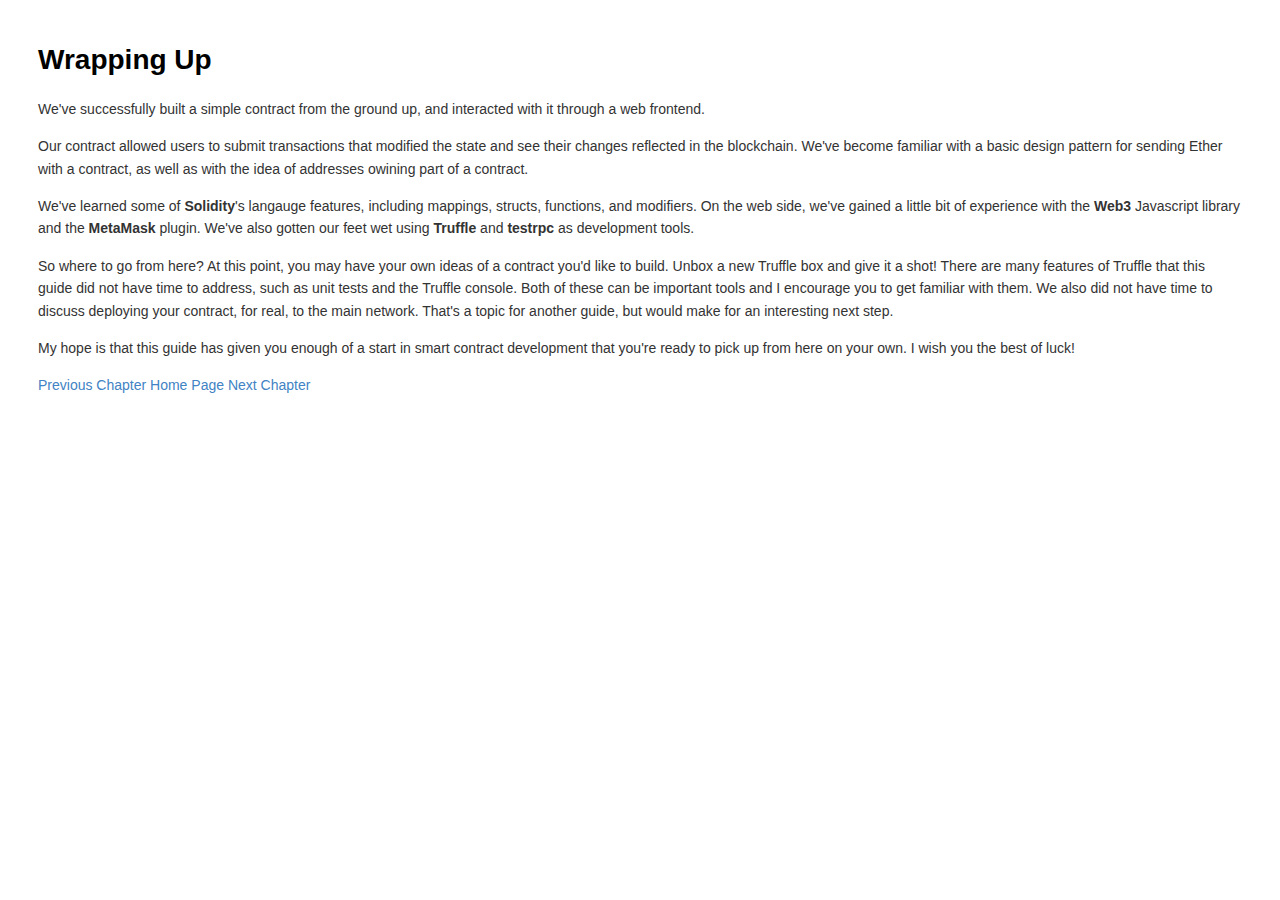
<file: chap7.html>
<!DOCTYPE HTML PUBLIC "-//W3C//DTD HTML 4.01 Transitional//EN">
<html>
<head>
<meta http-equiv="content-type" content="text/html; charset=utf-8">
<meta name="generator" content="ReText 7.0.0">
<title>Chapter 7: Wrapping Up</title>
<link rel="stylesheet" href="styles/github.css">
</head>
<body>
<h1>Wrapping Up</h1>
<p>We've successfully built a simple contract from the ground up, and interacted with it through a web frontend. </p>
<p>Our contract allowed users to submit transactions that modified the state and see their changes reflected in the blockchain. We've become familiar with a basic design pattern for sending Ether with a contract, as well as with the idea of addresses owining part of a contract. </p>
<p>We've learned some of <strong>Solidity</strong>'s langauge features, including mappings, structs, functions, and modifiers. On the web side, we've gained a little bit of experience with the <strong>Web3</strong> Javascript library and the <strong>MetaMask</strong> plugin. We've also gotten our feet wet using <strong>Truffle</strong> and <strong>testrpc</strong> as development tools. </p>
<p>So where to go from here? At this point, you may have your own ideas of a contract you'd like to build. Unbox a new Truffle box and give it a shot! There are many features of Truffle that this guide did not have time to address, such as unit tests and the Truffle console. Both of these can be important tools and I encourage you to get familiar with them. We also did not have time to discuss deploying your contract, for real, to the main network. That's a topic for another guide, but would make for an interesting next step. </p>
<p>My hope is that this guide has given you enough of a start in smart contract development that you're ready to pick up from here on your own. I wish you the best of luck!</p>
<p><a href="chap6.html">Previous Chapter</a> <a href="index.html">Home Page</a> <a href="appendix.html">Next Chapter</a></p>
</body>
</html>
</file>
<file: styles/github.css>
/*
Copyright (c) 2017 Chris Patuzzo
https://twitter.com/chrispatuzzo

Permission is hereby granted, free of charge, to any person obtaining a copy
of this software and associated documentation files (the "Software"), to deal
in the Software without restriction, including without limitation the rights
to use, copy, modify, merge, publish, distribute, sublicense, and/or sell
copies of the Software, and to permit persons to whom the Software is
furnished to do so, subject to the following conditions:

The above copyright notice and this permission notice shall be included in all
copies or substantial portions of the Software.

THE SOFTWARE IS PROVIDED "AS IS", WITHOUT WARRANTY OF ANY KIND, EXPRESS OR
IMPLIED, INCLUDING BUT NOT LIMITED TO THE WARRANTIES OF MERCHANTABILITY,
FITNESS FOR A PARTICULAR PURPOSE AND NONINFRINGEMENT. IN NO EVENT SHALL THE
AUTHORS OR COPYRIGHT HOLDERS BE LIABLE FOR ANY CLAIM, DAMAGES OR OTHER
LIABILITY, WHETHER IN AN ACTION OF CONTRACT, TORT OR OTHERWISE, ARISING FROM,
OUT OF OR IN CONNECTION WITH THE SOFTWARE OR THE USE OR OTHER DEALINGS IN THE
SOFTWARE.
*/

body {
  font-family: Helvetica, arial, sans-serif;
  font-size: 14px;
  line-height: 1.6;
  padding-top: 10px;
  padding-bottom: 10px;
  background-color: white;
  padding: 30px;
  color: #333;
}

body > *:first-child {
  margin-top: 0 !important;
}

body > *:last-child {
  margin-bottom: 0 !important;
}

a {
  color: #4183C4;
  text-decoration: none;
}

a.absent {
  color: #cc0000;
}

a.anchor {
  display: block;
  padding-left: 30px;
  margin-left: -30px;
  cursor: pointer;
  position: absolute;
  top: 0;
  left: 0;
  bottom: 0;
}

h1, h2, h3, h4, h5, h6 {
  margin: 20px 0 10px;
  padding: 0;
  font-weight: bold;
  -webkit-font-smoothing: antialiased;
  cursor: text;
  position: relative;
}

h2:first-child, h1:first-child, h1:first-child + h2, h3:first-child, h4:first-child, h5:first-child, h6:first-child {
  margin-top: 0;
  padding-top: 0;
}

h1:hover a.anchor, h2:hover a.anchor, h3:hover a.anchor, h4:hover a.anchor, h5:hover a.anchor, h6:hover a.anchor {
  text-decoration: none;
}

h1 tt, h1 code {
  font-size: inherit;
}

h2 tt, h2 code {
  font-size: inherit;
}

h3 tt, h3 code {
  font-size: inherit;
}

h4 tt, h4 code {
  font-size: inherit;
}

h5 tt, h5 code {
  font-size: inherit;
}

h6 tt, h6 code {
  font-size: inherit;
}

h1 {
  font-size: 28px;
  color: black;
}

h2 {
  font-size: 24px;
  border-bottom: 1px solid #cccccc;
  color: black;
}

h3 {
  font-size: 18px;
}

h4 {
  font-size: 16px;
}

h5 {
  font-size: 14px;
}

h6 {
  color: #777777;
  font-size: 14px;
}

p, blockquote, ul, ol, dl, li, table, pre {
  margin: 15px 0;
}

hr {
  border: 0 none;
  color: #cccccc;
  height: 4px;
  padding: 0;
}

body > h2:first-child {
  margin-top: 0;
  padding-top: 0;
}

body > h1:first-child {
  margin-top: 0;
  padding-top: 0;
}

body > h1:first-child + h2 {
  margin-top: 0;
  padding-top: 0;
}

body > h3:first-child, body > h4:first-child, body > h5:first-child, body > h6:first-child {
  margin-top: 0;
  padding-top: 0;
}

a:first-child h1, a:first-child h2, a:first-child h3, a:first-child h4, a:first-child h5, a:first-child h6 {
  margin-top: 0;
  padding-top: 0;
}

h1 p, h2 p, h3 p, h4 p, h5 p, h6 p {
  margin-top: 0;
}

li p.first {
  display: inline-block;
}

ul, ol {
  padding-left: 30px;
}

ul :first-child, ol :first-child {
  margin-top: 0;
}

ul :last-child, ol :last-child {
  margin-bottom: 0;
}

dl {
  padding: 0;
}

dl dt {
  font-size: 14px;
  font-weight: bold;
  font-style: italic;
  padding: 0;
  margin: 15px 0 5px;
}

dl dt:first-child {
  padding: 0;
}

dl dt > :first-child {
  margin-top: 0;
}

dl dt > :last-child {
  margin-bottom: 0;
}

dl dd {
  margin: 0 0 15px;
  padding: 0 15px;
}

dl dd > :first-child {
  margin-top: 0;
}

dl dd > :last-child {
  margin-bottom: 0;
}

blockquote {
  border-left: 4px solid #dddddd;
  padding: 0 15px;
  color: #777777;
}

blockquote > :first-child {
  margin-top: 0;
}

blockquote > :last-child {
  margin-bottom: 0;
}

table {
  padding: 0;
}
table tr {
  border-top: 1px solid #cccccc;
  background-color: white;
  margin: 0;
  padding: 0;
}

table tr:nth-child(2n) {
  background-color: #f8f8f8;
}

table tr th {
  font-weight: bold;
  border: 1px solid #cccccc;
  text-align: left;
  margin: 0;
  padding: 6px 13px;
}

table tr td {
  border: 1px solid #cccccc;
  text-align: left;
  margin: 0;
  padding: 6px 13px;
}

table tr th :first-child, table tr td :first-child {
  margin-top: 0;
}

table tr th :last-child, table tr td :last-child {
  margin-bottom: 0;
}

img {
  max-width: 100%;
}

span.frame {
  display: block;
  overflow: hidden;
}

span.frame > span {
  border: 1px solid #dddddd;
  display: block;
  float: left;
  overflow: hidden;
  margin: 13px 0 0;
  padding: 7px;
  width: auto;
}

span.frame span img {
  display: block;
  float: left;
}

span.frame span span {
  clear: both;
  color: #333333;
  display: block;
  padding: 5px 0 0;
}

span.align-center {
  display: block;
  overflow: hidden;
  clear: both;
}

span.align-center > span {
  display: block;
  overflow: hidden;
  margin: 13px auto 0;
  text-align: center;
}

span.align-center span img {
  margin: 0 auto;
  text-align: center;
}

span.align-right {
  display: block;
  overflow: hidden;
  clear: both;
}

span.align-right > span {
  display: block;
  overflow: hidden;
  margin: 13px 0 0;
  text-align: right;
}

span.align-right span img {
  margin: 0;
  text-align: right;
}

span.float-left {
  display: block;
  margin-right: 13px;
  overflow: hidden;
  float: left;
}

span.float-left span {
  margin: 13px 0 0;
}

span.float-right {
  display: block;
  margin-left: 13px;
  overflow: hidden;
  float: right;
}

span.float-right > span {
  display: block;
  overflow: hidden;
  margin: 13px auto 0;
  text-align: right;
}

code, tt {
  margin: 0 2px;
  padding: 0 5px;
  white-space: nowrap;
  border: 1px solid #eaeaea;
  background-color: #f8f8f8;
  border-radius: 3px;
}

pre code {
  margin: 0;
  padding: 0;
  white-space: pre;
  border: none;
  background: transparent;
}

.highlight pre {
  background-color: #f8f8f8;
  border: 1px solid #cccccc;
  font-size: 13px;
  line-height: 19px;
  overflow: auto;
  padding: 6px 10px;
  border-radius: 3px;
}

pre {
  background-color: #f8f8f8;
  border: 1px solid #cccccc;
  font-size: 13px;
  line-height: 19px;
  overflow: auto;
  padding: 6px 10px;
  border-radius: 3px;
}

pre code, pre tt {
  background-color: transparent;
  border: none;
}
</file>
